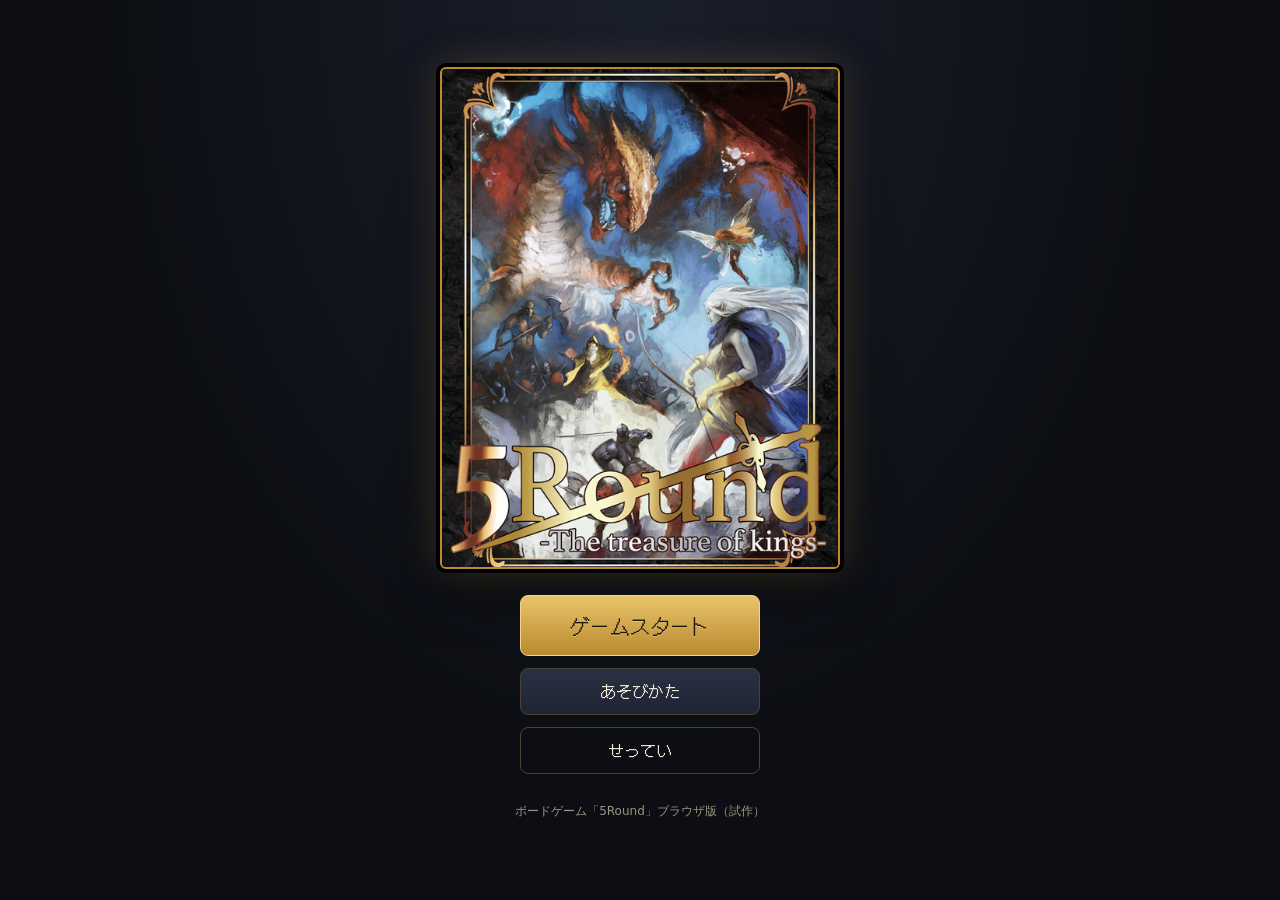
<file: index.html>
<!DOCTYPE html>
<html lang="ja">
<head>
  <meta charset="UTF-8">
  <meta name="viewport" content="width=device-width, initial-scale=1, viewport-fit=cover">
  <meta name="theme-color" content="#0c0e13">
  <title>5Round - The treasure of kings -</title>
  <link rel="preconnect" href="https://fonts.googleapis.com">
  <link rel="preconnect" href="https://fonts.gstatic.com" crossorigin>
  <link href="https://fonts.googleapis.com/css2?family=DotGothic16&display=swap" rel="stylesheet">
  <link rel="stylesheet" href="css/style.css">
</head>
<body>
  <div id="app" aria-live="polite"></div>
  <div id="modal-root"></div>
  <div id="toast" role="status"></div>
  <noscript>このゲームは JavaScript が必要です。</noscript>

  <script src="js/data.js"></script>
  <script src="js/engine.js"></script>
  <script src="js/ai.js"></script>
  <script src="js/ui.js"></script>
</body>
</html>
</file>
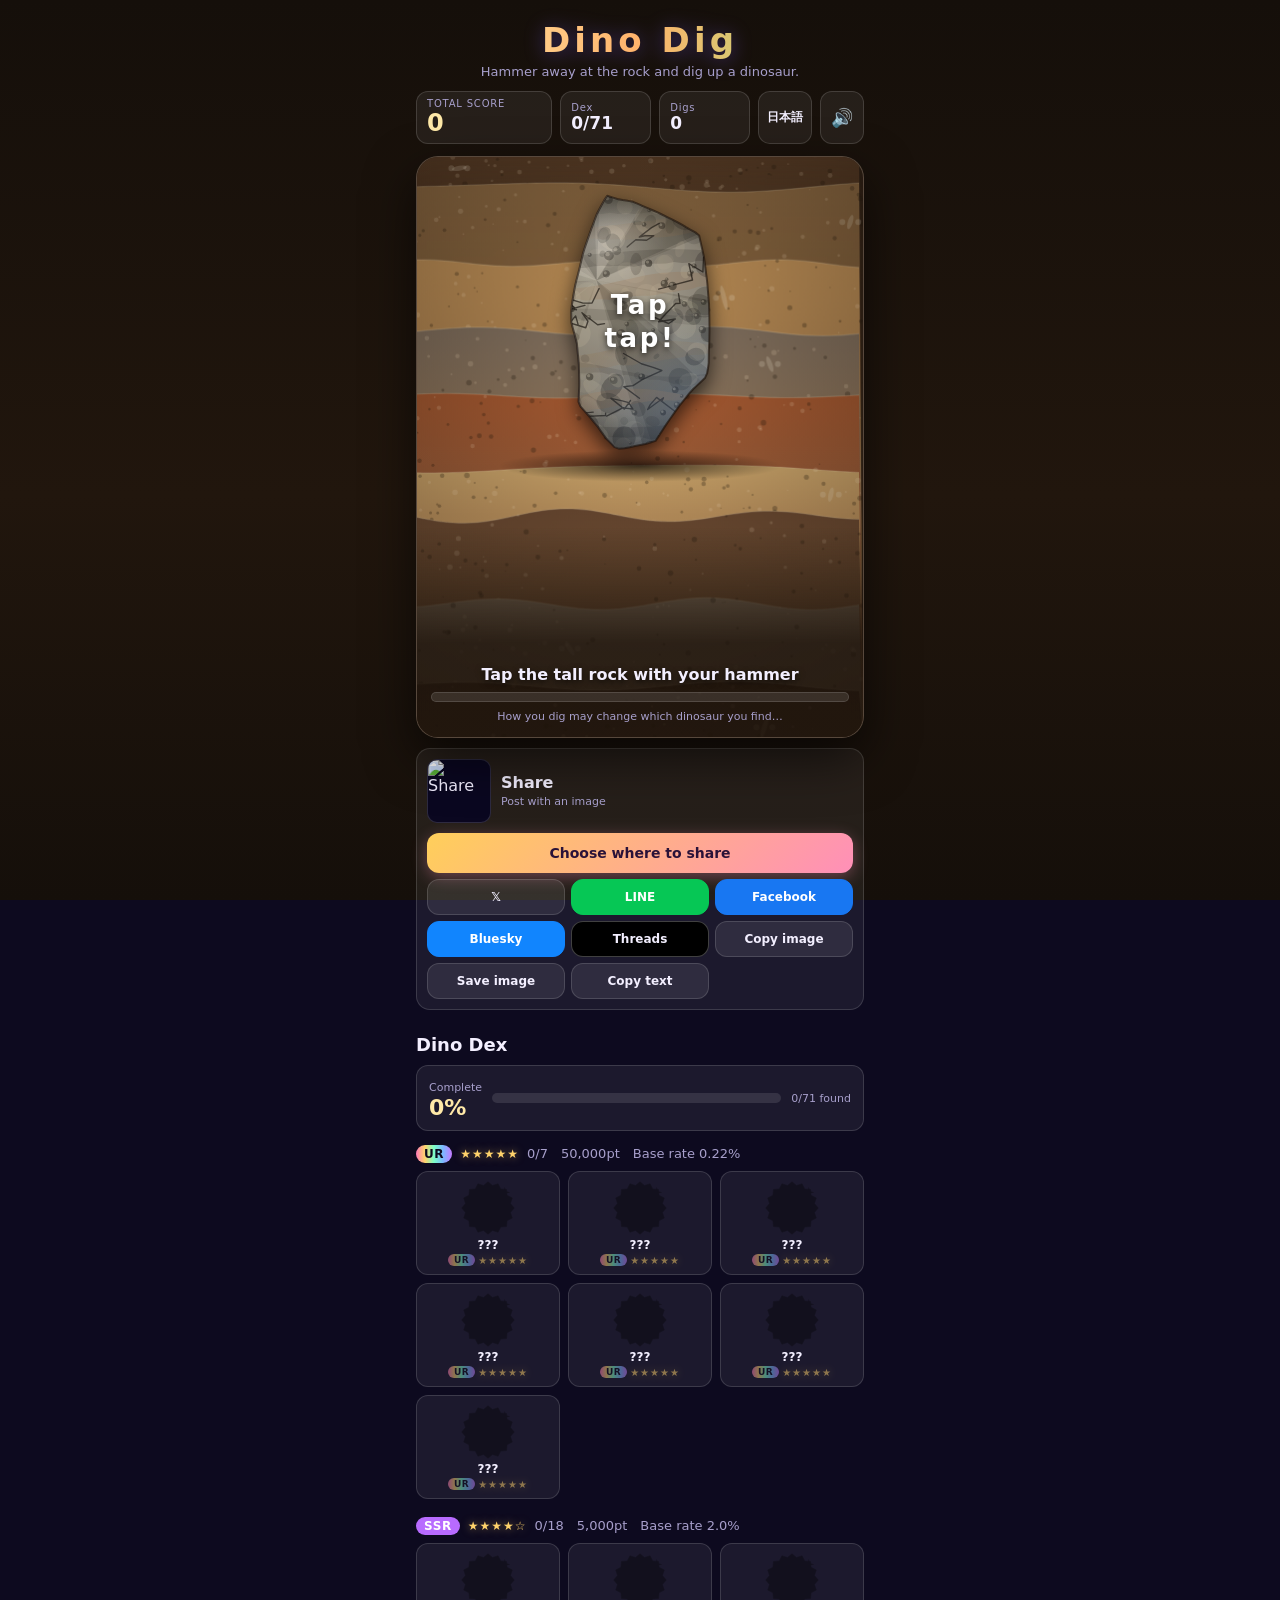
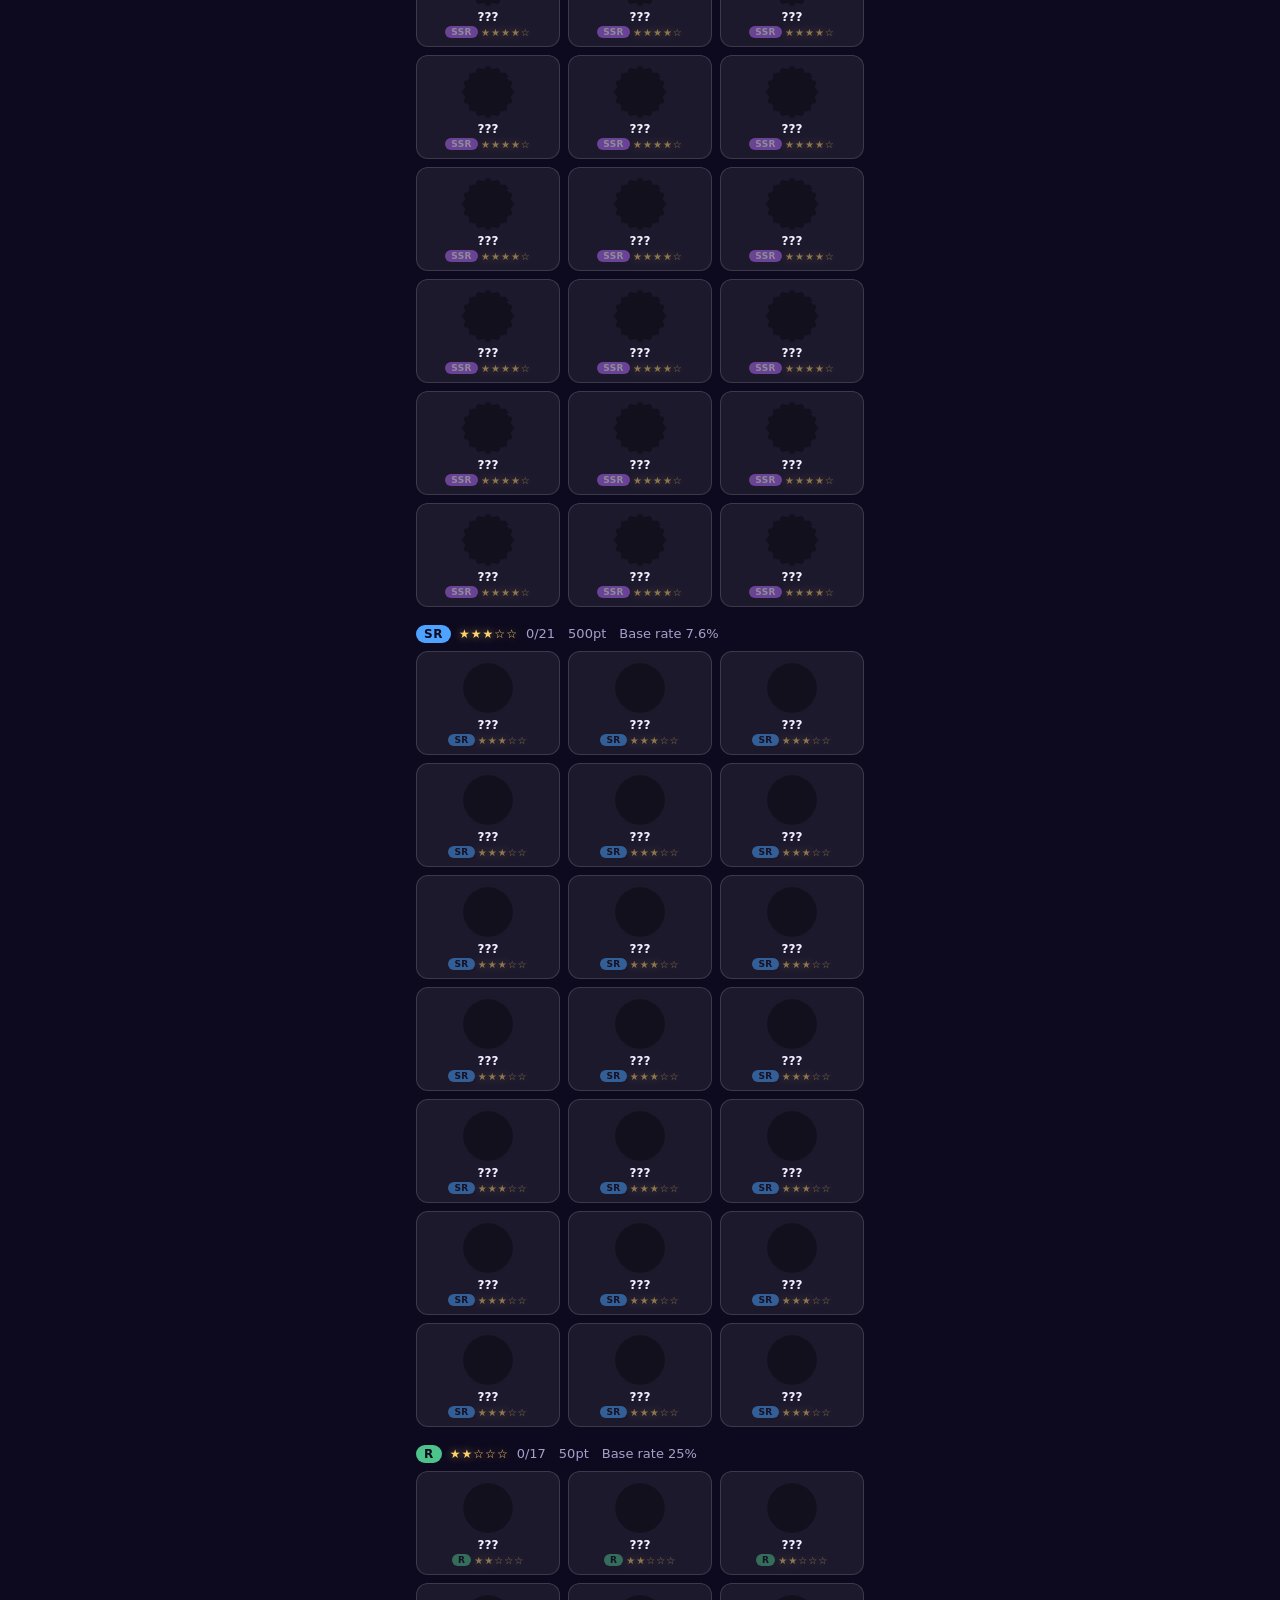
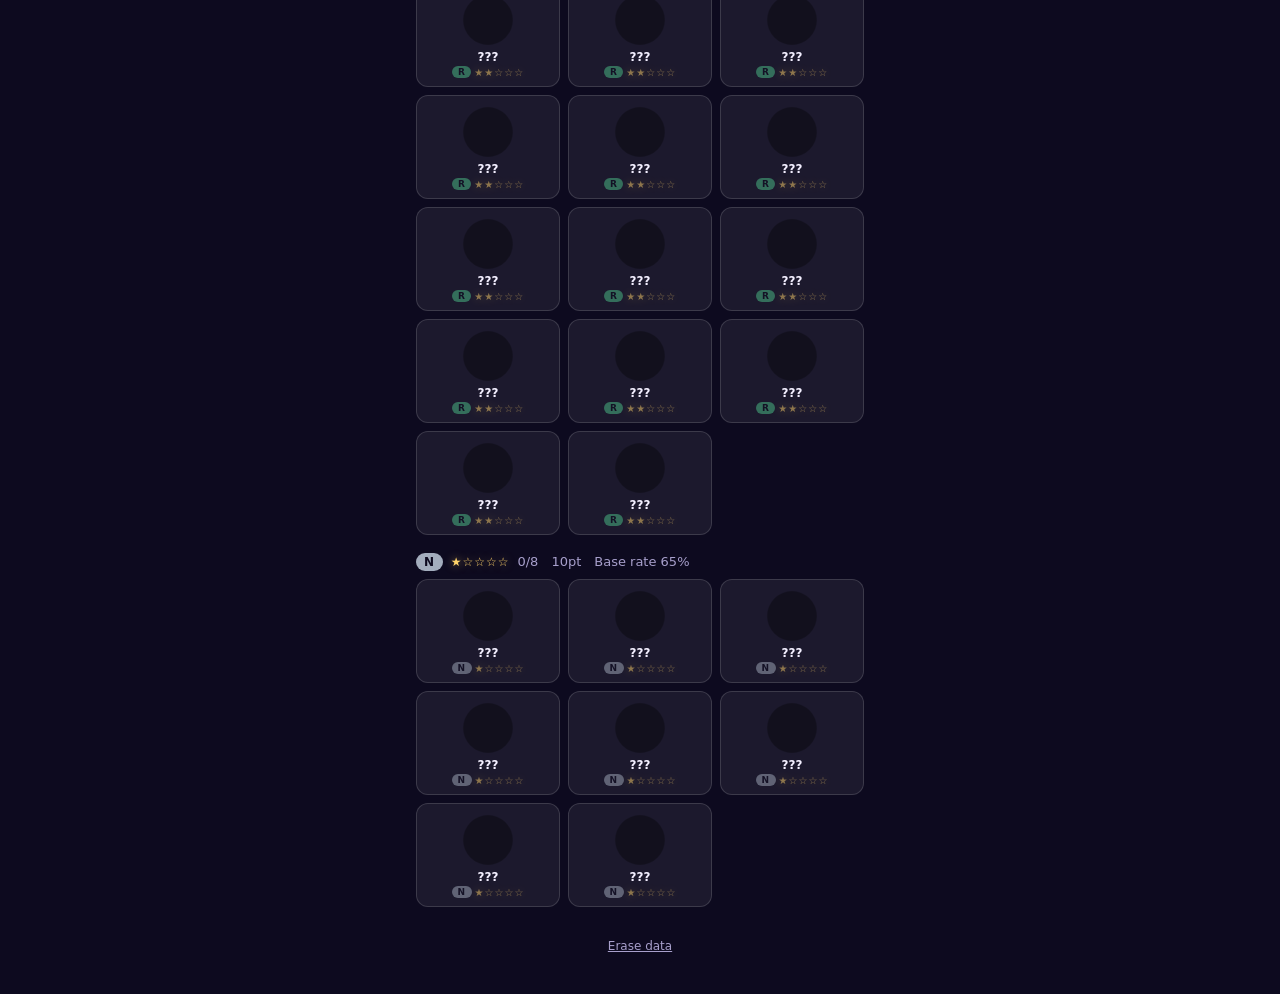
<file: dino-horihori/index.html>
<!DOCTYPE html>
<html lang="ja">
<head>
  <meta charset="UTF-8">
  <meta name="viewport" content="width=device-width, initial-scale=1, viewport-fit=cover">
  <meta name="theme-color" content="#0d0a1f">
  <title>恐竜ほりほり</title>
  <meta name="description" content="ハンマーで岩を掘ると、中から恐竜が出てくる。図鑑を集めよう。">
  <meta property="og:title" content="恐竜ほりほり">
  <meta property="og:description" content="ハンマーで岩をほりほり、恐竜を掘り当てよう。掘り方にはクセがあるかも…？">
  <link rel="stylesheet" href="style.css">
</head>
<body>
<main class="wrap">
  <header class="top">
    <h1 data-i18n="title">恐竜ほりほり</h1>
    <p class="lead" data-i18n="lead">ハンマーで岩をコツコツ掘って、恐竜を掘り当てよう。</p>
  </header>

  <section class="scorebar" aria-label="スコア">
    <div class="sbox main"><span class="label">TOTAL SCORE</span><b id="total">0</b></div>
    <div class="sbox"><span class="label" data-i18n="lblDex">図鑑</span><b id="dexCount">0/0</b></div>
    <div class="sbox"><span class="label" data-i18n="lblDug">掘った数</span><b id="polishCount">0</b></div>
    <button id="lang" class="icon-btn lang-btn" type="button" aria-label="Language">EN</button>
    <button id="mute" class="icon-btn" type="button" data-i18n-aria="muteAria" aria-label="サウンド切り替え">🔊</button>
  </section>

  <section class="stage" id="stage" aria-label="ゲーム画面">
    <canvas id="strata" aria-hidden="true"></canvas>
    <div class="ball" id="ball">
      <div class="shape" id="shape">
        <div class="ball-inner" id="ballInner">
          <div class="tease tease-n" id="tease"></div>
          <div class="core" id="core"></div>
          <div class="gem-slot" id="gemSlot"></div>
        </div>
        <canvas id="mud"></canvas>
        <div class="glass"></div>
        <svg class="rim" viewBox="0 0 100 100" preserveAspectRatio="none" aria-hidden="true"><polygon id="rimPoly" points=""/></svg>
      </div>
      <div class="rays" id="rays"></div>
      <div class="prompt" id="prompt" data-i18n-html="prompt">ほりほり<br>しよう</div>
    </div>
    <div class="pedestal"></div>
    <div class="flash" id="flash"></div>
    <canvas id="fx"></canvas>

    <div class="dock">
      <div class="hud" id="hud">
        <div class="hud-msg" id="msg">岩をなぞってほりほりしよう</div>
        <div class="bar"><i id="bar"></i></div>
        <div class="hud-sub" data-i18n="hudSub">掘り方で、出やすい恐竜が変わるかも…？</div>
      </div>
      <div class="result" id="result" hidden>
        <div class="res-top">
          <span class="rb"><span class="badge" id="rBadge">N</span><span class="stars" id="rStars"></span></span>
          <b class="res-name" id="rName"></b>
          <span class="new" id="rNew">NEW!</span>
        </div>
        <div class="res-cap" id="rCap"></div>
        <div class="res-mid">
          <span class="res-score">+<b id="rScore">0</b> pt</span>
          <span class="res-prob" id="rProb"></span>
          <span class="res-style" id="rStyle"></span>
        </div>
        <button class="btn primary wide" id="nextBtn" type="button" data-i18n="next">つぎの岩を掘る</button>
      </div>
    </div>
  </section>

  <section class="share" id="shareRow" aria-label="シェア">
    <div class="share-head">
      <img id="shareThumb" alt="シェア用画像" width="64" height="64">
      <div><b data-i18n="shareTitle">シェア</b><small id="shareNote" data-i18n="shareNote">画像つきで投稿できます</small></div>
    </div>
    <div class="share-grid">
      <button class="btn primary all" id="allBtn" type="button" data-i18n="allBtn">シェア先を一覧から選ぶ</button>
      <a class="btn s-x" id="xBtn" target="_blank" rel="noopener" href="#">𝕏</a>
      <a class="btn s-line" id="lineBtn" target="_blank" rel="noopener" href="#">LINE</a>
      <a class="btn s-fb" id="fbBtn" target="_blank" rel="noopener" href="#">Facebook</a>
      <a class="btn s-bsky" id="bskyBtn" target="_blank" rel="noopener" href="#">Bluesky</a>
      <a class="btn s-th" id="thBtn" target="_blank" rel="noopener" href="#">Threads</a>
      <button class="btn" id="imgCopyBtn" type="button" data-i18n="imgCopy">画像コピー</button>
      <a class="btn" id="imgSaveBtn" download="migaki-gacha.png" href="#" data-i18n="imgSave">画像保存</a>
      <button class="btn" id="copyBtn" type="button" data-i18n="txtCopy">文章コピー</button>
    </div>
  </section>

  <section class="rank" id="rankSec" aria-label="ランキング" hidden>
    <h2 data-i18n="rankTitle">ランキング</h2>
    <div class="tabs" role="tablist">
      <button class="tab on" data-tab="total" type="button" data-i18n="tabScore">スコア順</button>
      <button class="tab" data-tab="dex" type="button" data-i18n="tabDex">図鑑順</button>
    </div>
    <ol class="rank-list" id="rankList"></ol>
    <p class="rank-note" id="rankNote"></p>
  </section>

  <section class="codex" aria-label="恐竜図鑑">
    <h2 data-i18n="codexTitle">恐竜図鑑</h2>
    <div id="codex"></div>
  </section>

  <footer class="foot">
    <button class="link" id="resetBtn" type="button">データを消去</button>
  </footer>
</main>
<div class="sheet" id="sheet" hidden>
  <div class="sheet-card" role="dialog" aria-modal="true" aria-label="シェア先を選ぶ">
    <b data-i18n="sheetTitle">シェア先を選ぶ</b>
    <small data-i18n="sheetNote">押すと画像をコピーして開きます。投稿画面で貼り付けてね。</small>
    <div class="sheet-grid" id="sheetGrid"></div>
    <button class="btn" id="sheetClose" type="button" data-i18n="sheetClose">閉じる</button>
  </div>
</div>
<div id="toast" role="status"></div>
<script src="game.js"></script>
</body>
</html>
</file>
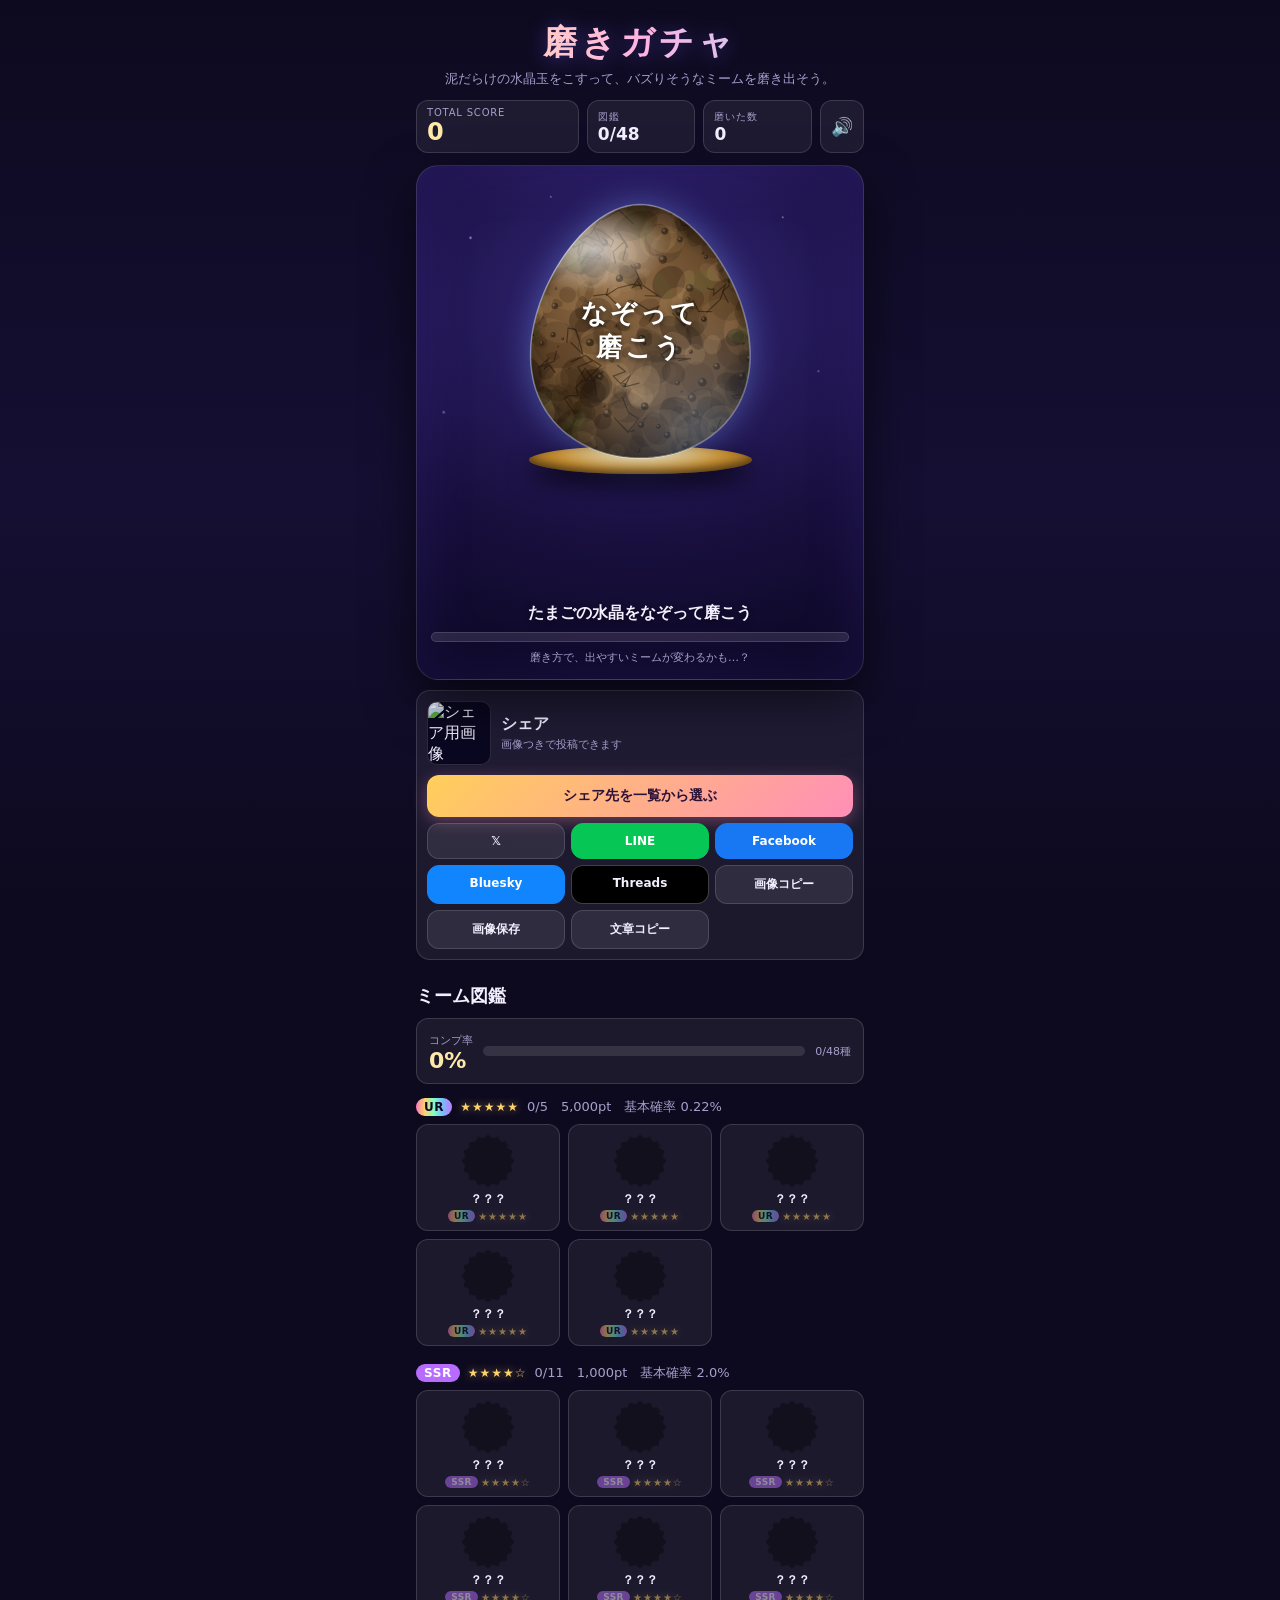
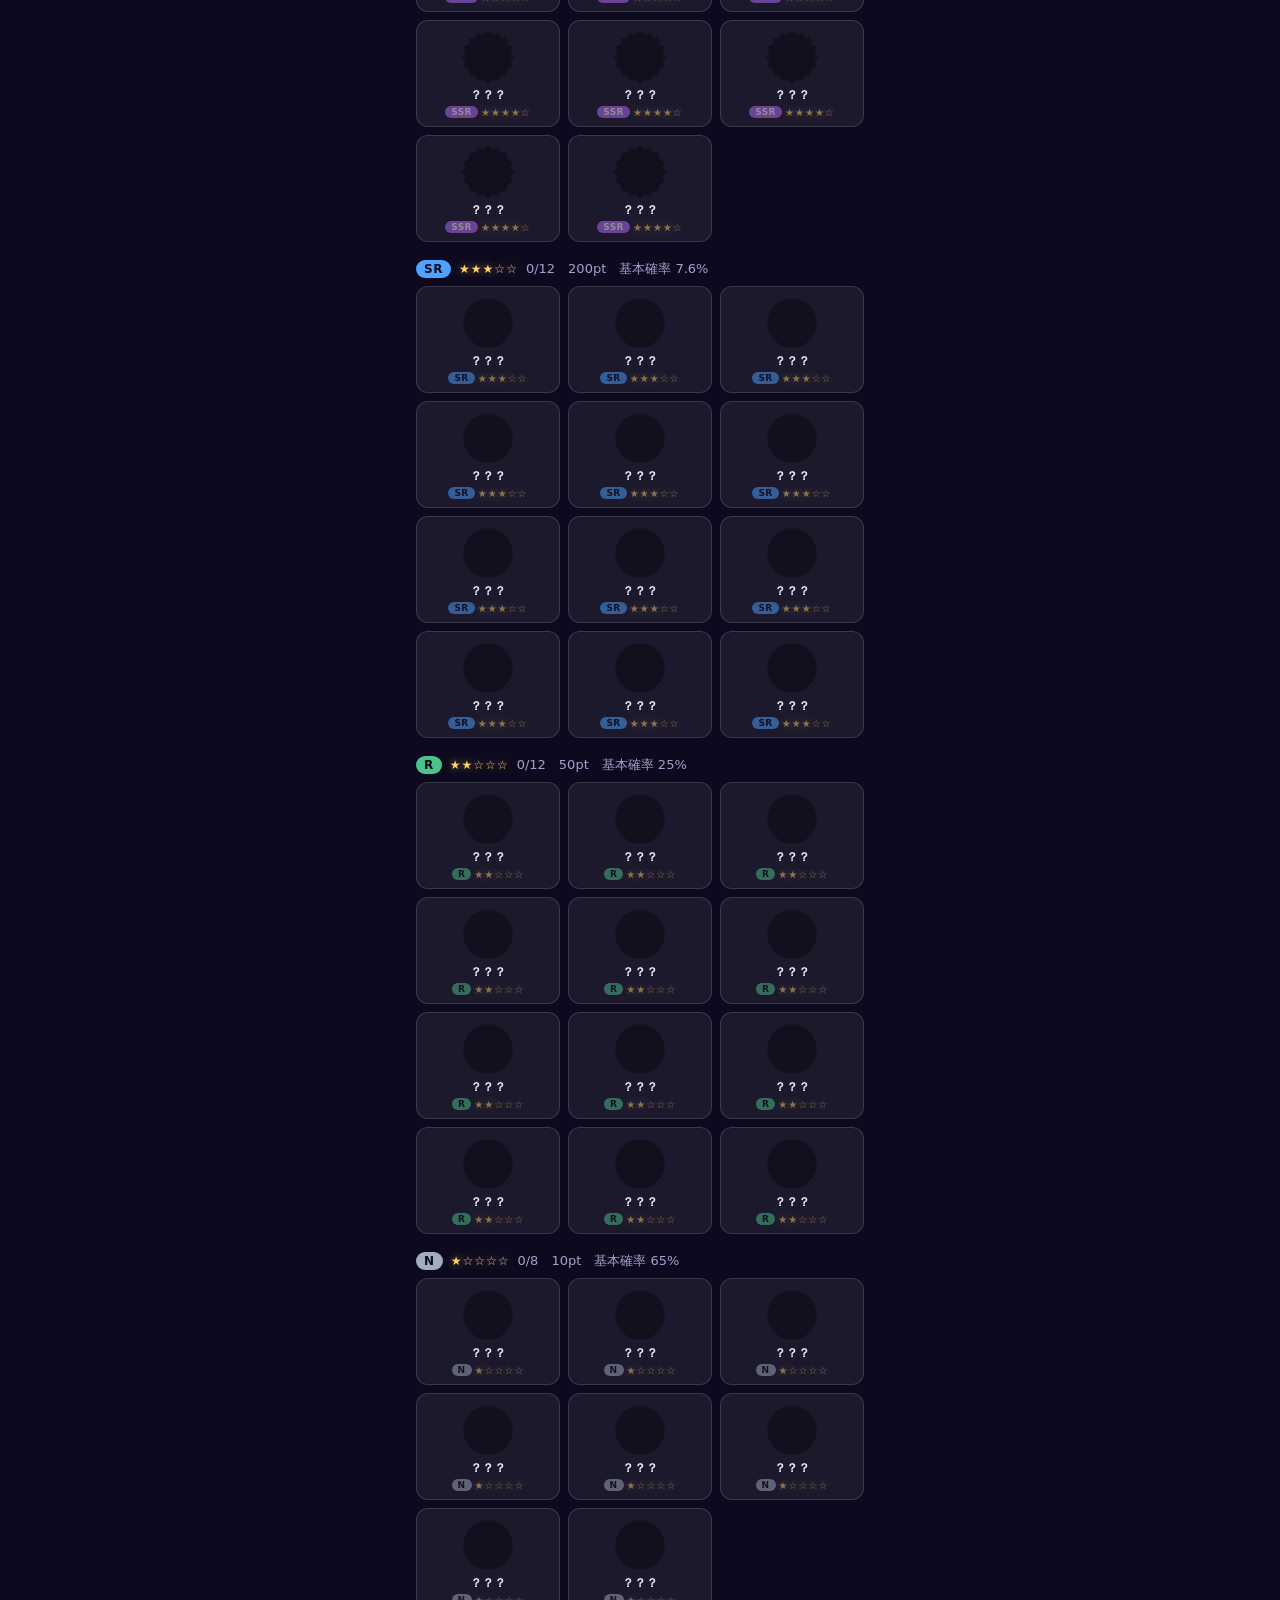
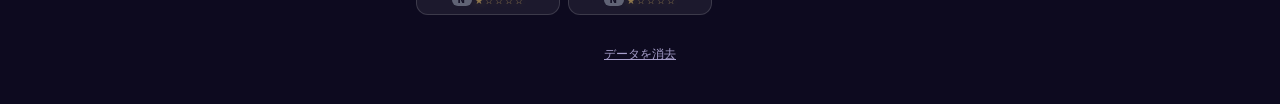
<file: migaki-gacha/index.html>
<!DOCTYPE html>
<html lang="ja">
<head>
  <meta charset="UTF-8">
  <meta name="viewport" content="width=device-width, initial-scale=1, viewport-fit=cover">
  <meta name="theme-color" content="#0d0a1f">
  <title>磨きガチャ</title>
  <meta name="description" content="泥だらけの水晶玉を磨くと、中からミームが出てくる。図鑑を集めよう。">
  <meta property="og:title" content="磨きガチャ">
  <meta property="og:description" content="泥だらけの水晶玉を磨いて、ミームを磨き出そう。磨き方にはクセがあるかも…？">
  <link rel="stylesheet" href="style.css">
</head>
<body>
<main class="wrap">
  <header class="top">
    <h1>磨きガチャ</h1>
    <p class="lead">泥だらけの水晶玉をこすって、バズりそうなミームを磨き出そう。</p>
  </header>

  <section class="scorebar" aria-label="スコア">
    <div class="sbox main"><span class="label">TOTAL SCORE</span><b id="total">0</b></div>
    <div class="sbox"><span class="label">図鑑</span><b id="dexCount">0/0</b></div>
    <div class="sbox"><span class="label">磨いた数</span><b id="polishCount">0</b></div>
    <button id="mute" class="icon-btn" type="button" aria-label="サウンド切り替え">🔊</button>
  </section>

  <section class="stage" id="stage" aria-label="ゲーム画面">
    <div class="ball" id="ball">
      <div class="shape" id="shape">
        <div class="ball-inner" id="ballInner">
          <div class="tease tease-n" id="tease"></div>
          <div class="core" id="core"></div>
          <div class="gem-slot" id="gemSlot"></div>
        </div>
        <canvas id="mud"></canvas>
        <div class="glass"></div>
        <svg class="rim" viewBox="0 0 100 100" preserveAspectRatio="none" aria-hidden="true"><polygon id="rimPoly" points=""/></svg>
      </div>
      <div class="rays" id="rays"></div>
      <div class="prompt" id="prompt">なぞって<br>磨こう</div>
    </div>
    <div class="pedestal"></div>
    <div class="flash" id="flash"></div>
    <canvas id="fx"></canvas>

    <div class="dock">
      <div class="hud" id="hud">
        <div class="hud-msg" id="msg">水晶玉をなぞって磨こう</div>
        <div class="bar"><i id="bar"></i></div>
        <div class="hud-sub">磨き方で、出やすいミームが変わるかも…？</div>
      </div>
      <div class="result" id="result" hidden>
        <div class="res-top">
          <span class="rb"><span class="badge" id="rBadge">N</span><span class="stars" id="rStars"></span></span>
          <b class="res-name" id="rName"></b>
          <span class="new" id="rNew">NEW!</span>
        </div>
        <div class="res-cap" id="rCap"></div>
        <div class="res-mid">
          <span class="res-score">+<b id="rScore">0</b> pt</span>
          <span class="res-prob" id="rProb"></span>
          <span class="res-style" id="rStyle"></span>
        </div>
        <button class="btn primary wide" id="nextBtn" type="button">つぎの水晶玉を磨く</button>
      </div>
    </div>
  </section>

  <section class="share" id="shareRow" aria-label="シェア">
    <div class="share-head">
      <img id="shareThumb" alt="シェア用画像" width="64" height="64">
      <div><b>シェア</b><small id="shareNote">画像つきで投稿できます</small></div>
    </div>
    <div class="share-grid">
      <button class="btn primary all" id="allBtn" type="button">シェア先を一覧から選ぶ</button>
      <a class="btn s-x" id="xBtn" target="_blank" rel="noopener" href="#">𝕏</a>
      <a class="btn s-line" id="lineBtn" target="_blank" rel="noopener" href="#">LINE</a>
      <a class="btn s-fb" id="fbBtn" target="_blank" rel="noopener" href="#">Facebook</a>
      <a class="btn s-bsky" id="bskyBtn" target="_blank" rel="noopener" href="#">Bluesky</a>
      <a class="btn s-th" id="thBtn" target="_blank" rel="noopener" href="#">Threads</a>
      <button class="btn" id="imgCopyBtn" type="button">画像コピー</button>
      <a class="btn" id="imgSaveBtn" download="migaki-gacha.png" href="#">画像保存</a>
      <button class="btn" id="copyBtn" type="button">文章コピー</button>
    </div>
  </section>

  <section class="rank" id="rankSec" aria-label="ランキング" hidden>
    <h2>ランキング</h2>
    <div class="tabs" role="tablist">
      <button class="tab on" data-tab="total" type="button">スコア順</button>
      <button class="tab" data-tab="dex" type="button">図鑑順</button>
    </div>
    <ol class="rank-list" id="rankList"></ol>
    <p class="rank-note" id="rankNote"></p>
  </section>

  <section class="codex" aria-label="ミーム図鑑">
    <h2>ミーム図鑑</h2>
    <div id="codex"></div>
  </section>

  <footer class="foot">
    <button class="link" id="resetBtn" type="button">データを消去</button>
  </footer>
</main>
<div class="sheet" id="sheet" hidden>
  <div class="sheet-card" role="dialog" aria-modal="true" aria-label="シェア先を選ぶ">
    <b>シェア先を選ぶ</b>
    <small>押すと画像をコピーして開きます。投稿画面で貼り付けてね。</small>
    <div class="sheet-grid" id="sheetGrid"></div>
    <button class="btn" id="sheetClose" type="button">閉じる</button>
  </div>
</div>
<div id="toast" role="status"></div>
<script src="game.js"></script>
</body>
</html>
</file>
<file: css/style.css>
/* 5Round ブラウザ版 スタイル */
:root {
  --bg: #0c0e13;
  --bg2: #12151c;
  --panel: #171b25;
  --panel2: #1e2331;
  --line: #3a3426;
  --line2: #2a2f3e;
  --gold: #e3b95f;
  --gold2: #b98a2f;
  --text: #efe9d8;
  --muted: #9c957f;
  --me: #e0554f;
  --purple: #b06be0;
  --green: #4cc064;
  --blue: #5b8cf0;
  --good: #4cc064;
  --warn: #e8b43c;
  --bad: #e0554f;
  --radius: 10px;
  --font: "DotGothic16", "Hiragino Kaku Gothic ProN", "Yu Gothic", "Meiryo", system-ui, sans-serif;
  --font-body: "Hiragino Kaku Gothic ProN", "Yu Gothic", "Meiryo", system-ui, sans-serif;
}

* { box-sizing: border-box; }
html { background: var(--bg); }
html, body { margin: 0; min-height: 100%; }
body {
  background: radial-gradient(ellipse at top, #1a1f2c 0%, var(--bg) 60%) fixed;
  color: var(--text);
  font-family: var(--font-body);
  font-size: 15px;
  line-height: 1.55;
  -webkit-tap-highlight-color: transparent;
}
h1, h2, h3, .pixel { font-family: var(--font); font-weight: normal; letter-spacing: .04em; margin: 0; }
button { font: inherit; color: inherit; cursor: pointer; }
img { display: block; max-width: 100%; }
[hidden] { display: none !important; }

/* ---------- ボタン ---------- */
.btn {
  font-family: var(--font);
  background: linear-gradient(#2b3144, #1f2433);
  border: 1px solid #4a4332;
  border-radius: 8px;
  padding: 10px 18px;
  min-height: 44px;
  color: var(--text);
  font-size: 16px;
  transition: transform .08s, border-color .15s, background .15s;
}
.btn:hover:not(:disabled) { border-color: var(--gold); }
.btn:active:not(:disabled) { transform: translateY(1px); }
.btn:disabled { opacity: .4; cursor: not-allowed; }
.btn.primary {
  background: linear-gradient(#e9c36a, #b98a2f);
  color: #20180a;
  border-color: #f3d58c;
  text-shadow: 0 1px 0 rgba(255,255,255,.3);
}
.btn.primary:hover:not(:disabled) { filter: brightness(1.08); }
.btn.big { font-size: 20px; padding: 14px 30px; min-height: 54px; }
.btn.small { font-size: 13px; padding: 6px 12px; min-height: 34px; }
.btn.ghost { background: transparent; }
:focus-visible { outline: 2px solid var(--gold); outline-offset: 2px; }

/* ---------- 画面共通 ---------- */
.screen { min-height: 100vh; min-height: 100dvh; display: flex; flex-direction: column; }
.wrap { width: 100%; max-width: 1080px; margin: 0 auto; padding: 18px 16px 40px; }
.screen-head { display: flex; align-items: center; gap: 12px; margin-bottom: 14px; }
.screen-head h2 { font-size: 24px; color: var(--gold); flex: 1; }
.footer-bar { display: flex; gap: 12px; justify-content: space-between; align-items: center; margin-top: 24px; flex-wrap: wrap; }
.muted { color: var(--muted); }
.hint { color: var(--muted); font-size: 13px; }

/* ---------- タイトル ---------- */
.title-screen { align-items: center; justify-content: center; text-align: center; padding: 20px 16px; }
.title-art {
  width: min(78vw, 400px);
  border: 2px solid var(--gold2);
  border-radius: 6px;
  box-shadow: 0 0 0 4px #000, 0 0 40px rgba(227,185,95,.25), 0 20px 50px rgba(0,0,0,.6);
  margin: 0 auto 26px;
}
.title-menu { display: flex; flex-direction: column; gap: 12px; align-items: center; }
.title-menu .btn { min-width: 240px; }
.credit { margin-top: 28px; font-size: 12px; color: var(--muted); }

/* ---------- デッキ選択 ---------- */
.opt-grid { display: grid; grid-template-columns: repeat(auto-fill, minmax(230px, 1fr)); gap: 12px; }
.opt {
  text-align: left;
  background: var(--panel);
  border: 2px solid var(--line2);
  border-radius: var(--radius);
  padding: 10px;
  display: flex; flex-direction: column; gap: 8px;
  transition: border-color .15s, transform .1s, background .15s;
}
.opt:hover { border-color: #5b5238; }
.opt[aria-pressed="true"] { border-color: var(--gold); background: #211f19; box-shadow: 0 0 0 1px var(--gold) inset; }
.opt .t { font-family: var(--font); font-size: 17px; display: flex; justify-content: space-between; gap: 8px; }
.opt .t small { color: var(--muted); font-size: 12px; font-family: var(--font-body); }
.thumbs { display: flex; gap: 4px; }
.thumbs img { width: 19%; border-radius: 3px; background: #000; }
.opt.random .thumbs { align-items: center; justify-content: center; font-size: 30px; color: var(--gold); height: 60px; }
.seg { display: inline-flex; border: 1px solid var(--line2); border-radius: 8px; overflow: hidden; }
.seg button { background: var(--panel); border: 0; padding: 10px 18px; min-height: 44px; border-right: 1px solid var(--line2); }
.seg button:last-child { border-right: 0; }
.seg button[aria-pressed="true"] { background: var(--gold2); color: #1b1407; }
.sec-title { font-family: var(--font); font-size: 18px; margin: 22px 0 10px; color: var(--text); }
.sec-title::before { content: "◆ "; color: var(--gold); }

/* ---------- 編成 ---------- */
.formation-field { display: flex; gap: 8px; justify-content: center; flex-wrap: wrap; margin: 6px 0 4px; }
.fslot {
  width: clamp(70px, 17vw, 128px);
  border: 2px dashed #4a4432;
  border-radius: 8px;
  padding: 4px;
  background: rgba(0,0,0,.25);
  display: flex; flex-direction: column; align-items: center; gap: 4px;
  min-height: 120px;
  position: relative;
}
.fslot.front { border-color: #6b5a30; }
.fslot.sel { border-color: var(--gold); border-style: solid; box-shadow: 0 0 12px rgba(227,185,95,.5); }
.fslot .lbl { font-size: 12px; font-family: var(--font); }
.fslot .empty { color: var(--muted); font-size: 12px; margin: auto; text-align: center; padding: 14px 0; }
.hand-grid { display: grid; grid-template-columns: repeat(auto-fill, minmax(clamp(78px, 17vw, 118px), 1fr)); gap: 8px; }
.hcard { position: relative; background: transparent; border: 2px solid transparent; border-radius: 8px; padding: 2px; }
.hcard:hover { border-color: #5b5238; }
.hcard.used { opacity: .25; pointer-events: none; }
.hcard .tag { position: absolute; left: 4px; bottom: 4px; font-size: 11px; background: rgba(0,0,0,.75); padding: 1px 5px; border-radius: 4px; }
.cost-meter { font-family: var(--font); font-size: 20px; text-align: center; margin: 10px 0 0; }
.cost-meter b { font-size: 26px; }
.cost-meter .over { color: var(--bad); }
.zoom-btn {
  position: absolute; right: 2px; top: 2px; width: 26px; height: 26px; border-radius: 50%;
  background: rgba(0,0,0,.65); border: 1px solid #777; color: #fff; font-size: 13px; line-height: 1; padding: 0;
  display: flex; align-items: center; justify-content: center; z-index: 2;
}

/* ---------- 戦闘画面 ---------- */
.battle { padding: 10px 12px 30px; max-width: 1200px; margin: 0 auto; width: 100%;
  display: grid; gap: 10px;
  grid-template-areas: "hdr" "enemy" "me" "side";
  grid-template-columns: minmax(0, 1fr);
}
.b-hdr { grid-area: hdr; display: flex; align-items: center; gap: 8px; flex-wrap: wrap; }
.b-hdr .turn { font-family: var(--font); font-size: 20px; color: var(--gold); }
.b-hdr .grow { flex: 1; }
.turn-pips { display: flex; gap: 4px; }
.turn-pips i { width: 22px; height: 8px; border-radius: 2px; background: #2c3141; }
.turn-pips i.done { background: var(--gold2); }
.turn-pips i.now { background: var(--gold); box-shadow: 0 0 8px var(--gold); }
#sideEnemy { grid-area: enemy; } #sideMe { grid-area: me; } .side-col { grid-area: side; }
@media (min-width: 960px) {
  .battle { grid-template-columns: minmax(0, 1fr) 400px; grid-template-areas: "hdr hdr" "enemy side" "me side"; align-items: start; }
  .battle { grid-template-rows: auto auto 1fr; }
}
.side-col { display: flex; flex-direction: column; }
.side-col.is-battle .logbox { order: -1; }
.side-col .card-box:last-child { margin-bottom: 0; }

.sidebox { background: var(--panel); border: 1px solid var(--line2); border-radius: var(--radius); padding: 8px 10px 10px; }
.sidebox.enemy { border-color: #2f3a5a; background: linear-gradient(#181d2b, var(--panel)); }
.sidebox.me { border-color: #5a2f2f; background: linear-gradient(#251a1c, var(--panel)); }
.sidehead { display: flex; align-items: center; gap: 10px; flex-wrap: wrap; margin-bottom: 6px; min-height: 34px; }
.sidehead .who { font-family: var(--font); font-size: 16px; }
.sidebox.enemy .who { color: #8fb0ff; } .sidebox.me .who { color: #ff9a94; }
.res { display: inline-flex; align-items: center; gap: 4px; font-family: var(--font); font-size: 16px; background: rgba(0,0,0,.35); padding: 2px 8px; border-radius: 14px; }
.res img { width: 20px; height: 20px; }
.res small { color: var(--warn); font-size: 12px; font-family: var(--font-body); }
.flags { display: inline-flex; gap: 3px; font-size: 18px; }
.flags span { background: rgba(0,0,0,.4); border-radius: 6px; padding: 0 4px; border: 1px solid #54482a; }
.supbox { margin-left: auto; display: flex; align-items: center; gap: 6px; }
.supbox .sup-thumb { width: 34px; border-radius: 3px; border: 1px solid #54482a; }
.supbtn { display: flex; align-items: center; gap: 6px; background: rgba(0,0,0,.35); border: 1px solid #54482a; border-radius: 8px; padding: 3px 8px 3px 4px; min-height: 40px; }
.supbtn:hover:not(:disabled) { border-color: var(--gold); }
.supbtn img { width: 26px; border-radius: 2px; }
.supbtn .sn { font-size: 12px; line-height: 1.2; text-align: left; }
.supbtn:disabled { cursor: default; }

.board { display: flex; gap: clamp(3px, 1vw, 8px); justify-content: center; align-items: flex-start; }
.board .gap { width: clamp(6px, 1.6vw, 18px); border-left: 1px dashed #4a4432; align-self: stretch; margin: 18px 0; }
.slot { display: flex; flex-direction: column; align-items: center; gap: 2px; }
.slot.front { width: clamp(78px, 22vw, 150px); }
.slot.back { width: clamp(56px, 15.5vw, 108px); }
.slot .lbl { font-family: var(--font); font-size: 12px; line-height: 1.1; padding: 1px 8px; border-radius: 9px; background: #2a2f3e; color: #ddd; }
.lbl.c-red { background: #7d2420; } .lbl.c-purple { background: #5a2a80; } .lbl.c-green { background: #20692e; } .lbl.c-blue { background: #234b9c; }
.ucard { position: relative; width: 100%; border-radius: 6px; transition: transform .25s, filter .3s; cursor: pointer; }
.ucard img { width: 100%; height: auto; border-radius: 5px; background: #000; aspect-ratio: 1000 / 1389; }
.ucard.dead { filter: grayscale(1) brightness(.45); }
.ucard.dead::after { content: "✕"; position: absolute; inset: 0; display: flex; align-items: center; justify-content: center; font-size: 40px; color: #fff; text-shadow: 0 0 6px #000; }
.ucard.target-ok { box-shadow: 0 0 0 2px var(--gold); }
.hpbar { width: 100%; height: 7px; background: #000; border: 1px solid #444; border-radius: 4px; overflow: hidden; }
.hpbar i { display: block; height: 100%; background: var(--good); transition: width .35s; }
.hpbar i.mid { background: var(--warn); } .hpbar i.low { background: var(--bad); }
.hptext { font-family: var(--font); font-size: 13px; line-height: 1.1; }
.mini { font-size: 11px; color: var(--muted); line-height: 1.1; white-space: nowrap; }
.slot.front .hptext { font-size: 14px; }
.cond-ng img { filter: saturate(.4) brightness(.7); }

/* 演出 */
@keyframes lunge-up { 0%,100% { transform: translateY(0); } 40% { transform: translateY(-22px) scale(1.06); } }
@keyframes lunge-down { 0%,100% { transform: translateY(0); } 40% { transform: translateY(22px) scale(1.06); } }
@keyframes shake { 0%,100% { transform: translateX(0); } 20% { transform: translateX(-7px); } 40% { transform: translateX(7px); } 60% { transform: translateX(-5px); } 80% { transform: translateX(4px); } }
@keyframes flash { 0% { filter: brightness(2.2) saturate(1.5); } 100% { filter: none; } }
@keyframes pop { 0% { opacity: 0; transform: translate(-50%, 10px) scale(.6); } 20% { opacity: 1; transform: translate(-50%, -6px) scale(1.15); } 100% { opacity: 0; transform: translate(-50%, -48px) scale(1); } }
@keyframes pulse { 0%,100% { box-shadow: 0 0 0 0 rgba(227,185,95,0); } 50% { box-shadow: 0 0 0 6px rgba(227,185,95,.45); } }
.ucard.fx-lunge-up { animation: lunge-up .5s ease; z-index: 3; }
.ucard.fx-lunge-down { animation: lunge-down .5s ease; z-index: 3; }
.ucard.fx-shake { animation: shake .4s ease, flash .4s ease; }
.ucard.fx-heal { animation: flash .6s ease; }
.pop { position: absolute; left: 50%; top: 30%; font-family: var(--font); font-size: 28px; font-weight: bold; pointer-events: none; z-index: 5;
  text-shadow: 0 0 4px #000, 0 2px 0 #000, 2px 0 0 #000, -2px 0 0 #000; animation: pop 1s ease-out forwards; white-space: nowrap; }
.pop.dmg { color: #ff6b5e; } .pop.crit { color: #ffd54a; font-size: 36px; } .pop.heal { color: #6df08a; } .pop.miss { color: #cfd6e6; font-size: 22px; }
.sidebox.pulse { animation: pulse .7s ease; }
@media (prefers-reduced-motion: reduce) {
  .ucard.fx-lunge-up, .ucard.fx-lunge-down, .ucard.fx-shake, .sidebox.pulse { animation: none; }
}

/* ---------- サイド（計画・ログ） ---------- */
.card-box { background: var(--panel); border: 1px solid var(--line); border-radius: var(--radius); padding: 10px; margin-bottom: 10px; }
.card-box h3 { font-size: 16px; color: var(--gold); margin-bottom: 6px; display: flex; align-items: center; gap: 8px; }
.card-box h3 .grow { flex: 1; }
.card-box h3 .hint { font-family: var(--font-body); font-size: 11px; text-align: right; line-height: 1.3; }
.plan { list-style: none; padding: 0; margin: 0; display: grid; gap: 6px; }
.prow { display: grid; grid-template-columns: 40px 1fr; gap: 6px; align-items: stretch;
  background: var(--panel2); border: 1px solid var(--line2); border-radius: 8px; padding: 4px; }
.prow.now { border-color: var(--gold); animation: pulse 1.4s infinite; }
.prow.done { opacity: .75; }
.prow .rno { font-family: var(--font); font-size: 18px; text-align: center; line-height: 1.1; align-self: center; }
.prow .rno small { display: block; font-size: 10px; color: var(--muted); font-family: var(--font-body); }
.prow .cells { display: grid; grid-template-columns: 1fr; gap: 4px; }
.pcell { display: flex; gap: 6px; align-items: center; padding: 6px 8px; border-radius: 6px; min-height: 40px; text-align: left; border: 1px solid transparent; font-size: 13px; line-height: 1.3; }
.pcell .ic { font-size: 18px; width: 24px; text-align: center; flex: none; }
.pcell .tx b { font-weight: bold; } .pcell .tx small { display: block; color: var(--muted); font-size: 11px; }
button.pcell.mine { background: #2a1f20; border-color: #6a3a38; width: 100%; }
button.pcell.mine:hover:not(:disabled) { border-color: var(--gold); }
button.pcell.mine.unset { border-style: dashed; color: var(--muted); }
button.pcell.mine.unset .ic { opacity: .5; }
.pcell.theirs { background: #1b2233; border-color: #2f3a5a; }
.pcell.theirs.hidden { color: #6c7692; }
.pcell:disabled { cursor: default; }
.plan-ctl { display: flex; gap: 8px; margin-top: 10px; flex-wrap: wrap; }
.plan-ctl .btn { flex: 1; }
.sp-note { font-size: 13px; margin-top: 8px; color: var(--muted); }
.sp-note b { color: var(--warn); }

.stage-ctl { display: flex; gap: 8px; margin-bottom: 8px; flex-wrap: wrap; }
.stage-ctl .btn { flex: 1; min-width: 80px; }
.log { height: 260px; overflow-y: auto; background: #0a0c11; border: 1px solid var(--line2); border-radius: 8px; padding: 8px 10px; font-size: 13.5px; line-height: 1.6; }
@media (min-width: 960px) { .log { height: min(360px, 38vh); } }
.log p { margin: 0 0 2px; }
.log .head { color: var(--gold); font-family: var(--font); margin-top: 10px; border-top: 1px solid var(--line2); padding-top: 6px; }
.log .note { color: var(--muted); }
.log .decl-me { color: #ffb4ae; } .log .decl-enemy { color: #a9c1ff; }
.log .atk { color: #ffd0a0; font-weight: bold; }
.log .sup { color: #ffe38a; } .log .move { color: #8ff0a4; } .log .guard { color: #8de3ff; }
.log .miss { color: #9fb0c8; } .log .hit { color: #ff9a8f; } .log .heal { color: #6df08a; }
.log .kill { color: #ffd54a; font-size: 15px; }
.log .dice { color: #cfc8b4; }
.log .dmg-n { color: #ff6b5e; font-size: 16px; } .log .dmg-0 { color: #aaa; }
.log .crit { color: #ffd54a; }
.log .ind { padding-left: 1em; }

/* ---------- モーダル ---------- */
.modal-back { position: fixed; inset: 0; background: rgba(0,0,0,.72); z-index: 50; display: flex; align-items: center; justify-content: center; padding: 12px; animation: fade .15s; }
@keyframes fade { from { opacity: 0; } }
.modal { background: var(--bg2); border: 2px solid var(--gold2); border-radius: 12px; max-width: 760px; width: 100%; max-height: 92vh; max-height: 92dvh; overflow: auto; padding: 16px; box-shadow: 0 20px 60px #000; }
.modal h2 { font-size: 22px; color: var(--gold); margin-bottom: 10px; }
.modal .mfoot { display: flex; gap: 10px; justify-content: flex-end; margin-top: 16px; flex-wrap: wrap; }
.modal.sheet { max-width: 640px; }
@media (max-width: 640px) {
  .modal-back.sheet { align-items: flex-end; padding: 0; }
  .modal.sheet { border-radius: 14px 14px 0 0; max-height: 86dvh; }
}
.zoom-modal { display: flex; gap: 16px; align-items: flex-start; flex-wrap: wrap; justify-content: center; }
.zoom-modal img { width: min(64vw, 330px); border-radius: 10px; }
.zoom-info { flex: 1; min-width: 200px; }
.zoom-info table { border-collapse: collapse; width: 100%; margin: 8px 0; }
.zoom-info td { padding: 3px 8px; border-bottom: 1px solid var(--line2); }
.zoom-info td:first-child { color: var(--muted); width: 5em; }
.sup-desc { background: #211f19; border: 1px solid var(--line); border-radius: 8px; padding: 8px 10px; }

.act-group { margin-bottom: 14px; }
.act-group h4 { margin: 0 0 6px; font-family: var(--font); font-weight: normal; color: var(--gold); font-size: 16px; }
.act-group .why { color: var(--muted); font-size: 13px; }
.act-row { display: flex; gap: 6px; align-items: center; margin-bottom: 6px; flex-wrap: wrap; }
.act-row .route { flex: 1 1 100%; font-size: 14px; }
.act-btn { background: var(--panel2); border: 1px solid #4a4332; border-radius: 8px; padding: 8px 12px; min-height: 44px; text-align: left; display: flex; flex-direction: column; justify-content: center; flex: 1 1 140px; }
.act-btn:hover { border-color: var(--gold); }
.act-btn.sel { border-color: var(--gold); background: #2c2616; box-shadow: 0 0 0 1px var(--gold) inset; }
.act-btn b { font-family: var(--font); font-weight: normal; font-size: 15px; }
.act-btn small { color: var(--muted); font-size: 12px; line-height: 1.3; }
.act-grid { display: grid; grid-template-columns: repeat(auto-fill, minmax(150px, 1fr)); gap: 6px; }

.sup-grid { display: grid; grid-template-columns: repeat(auto-fill, minmax(150px, 1fr)); gap: 10px; }
.sup-item { background: var(--panel2); border: 2px solid var(--line2); border-radius: 10px; padding: 8px; text-align: left; display: flex; gap: 8px; }
.sup-item:hover { border-color: var(--gold); }
.sup-item.sel { border-color: var(--gold); background: #2c2616; }
.sup-item img { width: 56px; border-radius: 4px; flex: none; align-self: flex-start; }
.sup-item .nm { font-weight: bold; font-size: 14px; }
.sup-item .ab { font-size: 12px; color: var(--muted); line-height: 1.35; }
.sup-item .ab b { color: var(--gold); }

.result-box { text-align: center; }
.result-box .verdict { font-family: var(--font); font-size: 44px; margin: 6px 0; }
.result-box .win { color: var(--gold); text-shadow: 0 0 20px rgba(227,185,95,.6); }
.result-box .lose { color: #8fb0ff; } .result-box .draw { color: #bbb; }
.score-row { display: flex; justify-content: center; gap: 28px; font-family: var(--font); font-size: 22px; margin: 10px 0; }
.score-row b { font-size: 34px; }

.help h3 { margin: 16px 0 4px; color: var(--gold); font-size: 17px; }
.help p, .help li { margin: 4px 0; }
.help ul { padding-left: 1.3em; margin: 4px 0; }
.help table { border-collapse: collapse; margin: 6px 0; }
.help td, .help th { border: 1px solid var(--line2); padding: 4px 8px; font-size: 13.5px; text-align: left; }
.help th { background: var(--panel2); font-weight: normal; color: var(--gold); }

.setting-row { display: flex; justify-content: space-between; align-items: center; gap: 12px; padding: 10px 0; border-bottom: 1px solid var(--line2); flex-wrap: wrap; }
.setting-row small { display: block; color: var(--muted); }
.switch { appearance: none; width: 48px; height: 26px; border-radius: 13px; background: #3a3f50; position: relative; cursor: pointer; border: 0; flex: none; }
.switch::after { content: ""; position: absolute; top: 3px; left: 3px; width: 20px; height: 20px; border-radius: 50%; background: #fff; transition: transform .15s; }
.switch:checked { background: var(--gold2); } .switch:checked::after { transform: translateX(22px); }

#toast { position: fixed; left: 50%; bottom: 24px; transform: translateX(-50%) translateY(20px); background: #000d; color: #fff; border: 1px solid var(--gold2); padding: 8px 16px; border-radius: 20px; opacity: 0; transition: .25s; pointer-events: none; z-index: 99; max-width: 90vw; text-align: center; }
#toast.show { opacity: 1; transform: translateX(-50%); }
</file>
<file: dino-horihori/style.css>
:root{
  --ink:#f3efff; --muted:#a79fcb; --line:#ffffff24; --card:#ffffff10;
  --N:#a3adbd; --R:#4cc38a; --SR:#4da3ff; --SSR:#b86bff; --UR:#ffd36b;
  --rc:#ffd36b;
  --rainbow:linear-gradient(90deg,#ff7ab8,#ffd36b,#7affc8,#7ab8ff,#c47aff);
}
*{box-sizing:border-box}
[hidden]{display:none!important}
html,body{margin:0}
html{background:#0d0a1f}
body{
  min-height:100svh; color:var(--ink);
  font-family:"Hiragino Maru Gothic ProN","Hiragino Sans","Yu Gothic UI","Meiryo",system-ui,sans-serif;
  background:
    radial-gradient(900px 500px at 50% -10%, #6b4a2a55, transparent 65%),
    linear-gradient(#150f0a,#21160d 55%,#150f0a) fixed;
  -webkit-tap-highlight-color:transparent;
  overflow-x:hidden;
}
.wrap{max-width:480px;margin:0 auto;padding:16px 16px calc(40px + env(safe-area-inset-bottom))}
.top{text-align:center;margin:4px 0 12px}
h1{
  margin:0;font-size:34px;letter-spacing:.12em;font-weight:900;
  background:linear-gradient(90deg,#ffe9a8,#ffb36b 50%,#a5e07a);-webkit-background-clip:text;background-clip:text;color:transparent;
  filter:drop-shadow(0 2px 10px #7a5cff66);
}
.lead{margin:4px 0 0;font-size:13px;color:var(--muted)}

/* score */
.scorebar{display:grid;grid-template-columns:1.5fr 1fr 1fr auto auto;gap:8px;margin-bottom:12px;align-items:stretch}
.sbox{background:var(--card);border:1px solid var(--line);border-radius:12px;padding:6px 10px;display:flex;flex-direction:column;justify-content:center;min-width:0}
.sbox .label{font-size:10px;letter-spacing:.08em;color:var(--muted)}
.sbox b{font-size:17px;font-variant-numeric:tabular-nums;white-space:nowrap}
.sbox.main b{font-size:24px;color:#ffe9a8}
.icon-btn{background:var(--card);border:1px solid var(--line);color:var(--ink);border-radius:12px;width:44px;font-size:18px;cursor:pointer}

/* stage */
.stage{
  position:relative;width:100%;aspect-ratio:1/1.3;border-radius:22px;overflow:hidden;
  background:#3b2a1c;
  border:1px solid var(--line);box-shadow:0 20px 50px #0009, inset 0 0 60px #00000055;
  user-select:none;-webkit-user-select:none;
}
.ball{position:absolute;left:21%;width:58%;top:6.2%;aspect-ratio:1;--amp:2}
.shape{position:absolute;inset:0;filter:drop-shadow(0 8px 10px #000a);transition:filter .3s}
.shape>.ball-inner,.shape>#mud,.shape>.glass{clip-path:var(--clip,circle(50%))}
.shape.open>.ball-inner{clip-path:none;background:none}
.shape.open>.glass,.shape.open>.rim{opacity:0}
.rim{position:absolute;inset:0;width:100%;height:100%;pointer-events:none;overflow:visible;transition:opacity .3s}
.rim polygon{fill:none;stroke:#1c120a99;stroke-width:2;vector-effect:non-scaling-stroke;stroke-linejoin:round}
.ball-inner{
  position:absolute;inset:0;overflow:hidden;
  background:radial-gradient(circle at 35% 30%,#d6ebff66,#7090ff26 42%,#1a1c4dcc 78%,#0a0b2a);
}
.core{position:absolute;inset:0;background:radial-gradient(circle,var(--rc) 0%,transparent 62%);opacity:0}
.gem-slot{position:absolute;inset:14%;display:grid;place-items:center}
.gem-slot svg{width:100%;height:100%;filter:drop-shadow(0 6px 10px #000a)}
.gem-slot.pop svg{animation:pop .9s cubic-bezier(.2,1.4,.4,1) both}
.gem-slot.idle svg{animation:float 3.2s ease-in-out infinite}
@keyframes pop{0%{transform:scale(.1) translateY(30%) rotate(-30deg);opacity:0}60%{transform:scale(1.3) translateY(-8%) rotate(8deg);opacity:1}100%{transform:scale(1.05) translateY(0) rotate(0)}}
@keyframes float{0%,100%{transform:scale(1.05) translateY(0)}50%{transform:scale(1.07) translateY(-3%)}}
#mud{position:absolute;inset:0;width:100%;height:100%;touch-action:none;cursor:none;transition:opacity .45s,transform .45s}
#mud.gone{opacity:0;transform:scale(1.02);pointer-events:none}
#mud.fresh{animation:fresh .5s ease-out both}
@keyframes fresh{from{opacity:0;transform:scale(.85)}to{opacity:1;transform:scale(1)}}
.glass{
  position:absolute;inset:0;pointer-events:none;
  background:radial-gradient(ellipse 40% 24% at 32% 18%,#ffffff40,#fff0 72%),radial-gradient(circle at 72% 88%,#7fb4ff44,transparent 42%);
}
.prompt{
  position:absolute;inset:0;display:grid;place-items:center;text-align:center;pointer-events:none;
  font-weight:900;font-size:clamp(18px,6vw,26px);line-height:1.3;color:#fff;letter-spacing:.1em;
  text-shadow:0 2px 6px #000b;animation:bob 1.6s ease-in-out infinite;transition:opacity .3s;
}
.prompt.off{opacity:0}
@keyframes bob{0%,100%{transform:translateY(0)}50%{transform:translateY(-5px)}}
.rays{
  position:absolute;inset:-20%;border-radius:50%;pointer-events:none;opacity:0;mix-blend-mode:screen;
  background:repeating-conic-gradient(from 0deg,var(--rc) 0 7deg,transparent 7deg 22deg);
  -webkit-mask:radial-gradient(circle,transparent 0 24%,#000 42%,transparent 72%);mask:radial-gradient(circle,transparent 0 24%,#000 42%,transparent 72%);
  animation:spin 9s linear infinite;transition:opacity .4s;
}
.rays.on{opacity:.6}
@keyframes spin{to{transform:rotate(360deg)}}
.pedestal{position:absolute;left:18%;width:64%;top:50.5%;height:5.5%;border-radius:50%;background:radial-gradient(ellipse at 50% 50%,#000000aa,#00000000 70%);z-index:0}
.ball{z-index:2}
.rumble{animation:rumble .1s linear infinite}
.rumble .shape{filter:drop-shadow(0 0 16px var(--rc)) drop-shadow(0 0 40px var(--rc))}
.charge .core{animation:charge var(--dur,1s) ease-in forwards}
@keyframes rumble{
  0%,100%{transform:translate(0,0) rotate(0)}
  25%{transform:translate(calc(var(--amp)*-1px),calc(var(--amp)*.5px)) rotate(-.6deg)}
  50%{transform:translate(calc(var(--amp)*1px),calc(var(--amp)*-.6px)) rotate(.6deg)}
  75%{transform:translate(calc(var(--amp)*-.5px),calc(var(--amp)*-1px)) rotate(-.3deg)}
}
@keyframes charge{from{opacity:0}to{opacity:.95}}
.flash{position:absolute;inset:0;pointer-events:none;opacity:0;background:radial-gradient(circle at 50% 36%,#fff,var(--rc) 40%,transparent 75%);z-index:5}
.flash.go{animation:flash .8s ease-out}
@keyframes flash{0%{opacity:.95}100%{opacity:0}}
#fx{position:absolute;inset:0;width:100%;height:100%;pointer-events:none;z-index:6}

/* dock */
.dock{position:absolute;left:0;right:0;bottom:0;min-height:36%;padding:0 14px 14px;display:flex;align-items:flex-end;z-index:4;background:linear-gradient(transparent,#1c120acc 55%)}
.hud,.result{width:100%}
.hud{text-align:center}
.hud-msg{font-weight:800;font-size:16px;margin-bottom:8px;text-shadow:0 2px 6px #000a}
.bar{height:10px;border-radius:99px;background:#ffffff1c;overflow:hidden;border:1px solid #ffffff22}
.bar i{display:block;height:100%;width:0;background:linear-gradient(90deg,#8fd0ff,#ffe9a8);border-radius:99px;transition:width .12s}
.hud-sub{margin-top:8px;font-size:11px;color:var(--muted)}
.result{display:grid;gap:6px;animation:up .45s cubic-bezier(.2,1,.3,1) both}
@keyframes up{from{opacity:0;transform:translateY(16px)}to{opacity:1;transform:none}}
.res-top{display:flex;flex-wrap:wrap;align-items:center;gap:2px 8px;justify-content:center;min-width:0}
.res-name{flex:1 0 100%;order:3;font-size:22px;white-space:normal;overflow-wrap:anywhere;line-height:1.15;text-align:center;min-width:0}
.badge{font-weight:900;font-size:12px;padding:2px 8px;border-radius:99px;color:#0d0a1f;background:var(--N);letter-spacing:.05em;flex:none}
.badge.R{background:var(--R)}.badge.SR{background:var(--SR)}.badge.SSR{background:var(--SSR);color:#fff}.badge.UR{background:var(--rainbow)}
.new{font-weight:900;font-size:11px;color:#fff;background:#ff4f7b;border-radius:6px;padding:2px 6px;animation:blink .8s steps(2) infinite;flex:none}
@keyframes blink{50%{opacity:.5}}
.res-mid{display:flex;justify-content:center;align-items:baseline;gap:10px;flex-wrap:wrap;font-size:12px;color:var(--muted)}
.res-score{color:#ffe9a8;font-weight:800;font-size:15px}
.res-score b{font-size:20px;font-variant-numeric:tabular-nums}

/* buttons */
.btn{
  font:inherit;font-weight:800;font-size:14px;color:var(--ink);cursor:pointer;
  background:#ffffff16;border:1px solid var(--line);border-radius:12px;padding:11px 14px;flex:1;
  transition:transform .08s,background .15s;
}
.btn:hover{background:#ffffff26}.btn:active{transform:scale(.97)}
.btn:focus-visible,.icon-btn:focus-visible,.link:focus-visible{outline:2px solid #ffe9a8;outline-offset:2px}
.btn.primary{background:linear-gradient(135deg,#ffcf5a,#ff8fb8);color:#2a1238;border:0;box-shadow:0 4px 16px #ff8fb855}
.btn.wide{width:100%}
.btn.x{background:#000;border-color:#ffffff40}

/* codex */
.codex h2{font-size:18px;margin:0 0 10px}
.grp{margin-bottom:18px}
.grp-h{display:flex;align-items:center;gap:8px;margin-bottom:8px;font-size:13px;color:var(--muted)}
.grid{display:grid;grid-template-columns:repeat(3,1fr);gap:8px}
.card{
  position:relative;background:var(--card);border:1px solid var(--line);border-radius:12px;padding:8px 6px 8px;text-align:center;min-width:0;
  display:flex;flex-direction:column;align-items:center;gap:2px;
}
.card.known{border-color:color-mix(in srgb,var(--rc) 55%,transparent);box-shadow:inset 0 0 18px color-mix(in srgb,var(--rc) 18%,transparent)}
.card svg{width:56px;height:56px}
.card.unknown svg{filter:brightness(0) opacity(.35)}
.card .nm{font-size:12px;font-weight:800;max-width:100%;white-space:nowrap;overflow:hidden;text-overflow:ellipsis}
.card .meta{font-size:10px;color:var(--muted)}
.card .hint{font-size:9.5px;line-height:1.35;color:#c9c0ee;margin-top:2px}
.card .sleep{position:absolute;top:4px;right:6px;font-size:10px;color:#ffe9a8;font-variant-numeric:tabular-nums}
.card.UR.known{background:linear-gradient(135deg,#ffffff14,#ffd36b22,#ff7ab822)}
.foot{margin-top:28px;text-align:center}
.link{background:none;border:0;color:var(--muted);font:inherit;font-size:12px;text-decoration:underline;cursor:pointer}
#toast{
  position:fixed;left:50%;bottom:calc(24px + env(safe-area-inset-bottom));transform:translate(-50%,20px);
  background:#000c;color:#fff;border-radius:99px;padding:10px 18px;font-size:13px;opacity:0;pointer-events:none;transition:.25s;z-index:20;
}
#toast.show{opacity:1;transform:translate(-50%,0)}
@media (max-width:360px){.scorebar{grid-template-columns:1.4fr 1fr 1fr auto}.sbox b{font-size:15px}.sbox.main b{font-size:20px}}
@media (prefers-reduced-motion:reduce){.prompt,.new,.rays,.gem-slot.idle svg{animation:none}}

/* 掘った部分の予告グロー */
.tease{position:absolute;inset:-25%;opacity:.2;transition:opacity .25s;pointer-events:none}
.tease-n{background:radial-gradient(circle at 50% 45%,#fff 0,#ffffff88 45%,transparent 78%);animation:tpulse 2.2s ease-in-out infinite}
.tease-r{background:radial-gradient(circle at 50% 45%,#fff 0,#9fe8ff 40%,#ff9ae0 68%,transparent 85%);animation:thue 3s linear infinite,tpulse 1.6s ease-in-out infinite}
.tease-sr{background:conic-gradient(#fff,#6fd0ff,#4da3ff,#fff,#9ffcff,#4da3ff,#fff);animation:tspin 2.4s linear infinite,thue2 2s linear infinite}
  .tease-ssr{background:conic-gradient(#fff,#b86bff,#ffd36b,#ff7ab8,#fff,#b86bff,#ffd36b,#fff);animation:tspin 2.4s linear infinite,tflick .9s ease-in-out infinite}
  .tease-rainbow{background:conic-gradient(#ff3b3b,#ffd400,#2bff6a,#19e6ff,#3b5bff,#ff3bd9,#ff3b3b);animation:tspin 3.2s linear infinite,thue 3.6s linear infinite,tflick 1.1s ease-in-out infinite}
@keyframes tpulse{0%,100%{filter:brightness(1)}50%{filter:brightness(1.5)}}
@keyframes thue{to{filter:hue-rotate(360deg) brightness(1.2)}}
@keyframes thue2{from{filter:hue-rotate(-25deg)}50%{filter:hue-rotate(25deg)}to{filter:hue-rotate(-25deg)}}
@keyframes tspin{to{transform:rotate(360deg)}}
@keyframes tflick{50%{opacity:.7}}
@media (prefers-reduced-motion:reduce){.tease{animation:none!important}}
.btn{text-decoration:none;text-align:center}

.stars{color:#ffd36b;letter-spacing:1px;font-size:14px;text-shadow:0 0 8px #ffd36b88}
.share{margin:10px 0 24px;background:var(--card);border:1px solid var(--line);border-radius:14px;padding:10px}
.share-head{display:flex;gap:10px;align-items:center;margin-bottom:10px}
.share-head img{width:64px;height:64px;border-radius:10px;border:1px solid var(--line);background:#0a0720;object-fit:cover}
.share-head div{display:flex;flex-direction:column;gap:2px;min-width:0}
.share-head small{color:var(--muted);font-size:11px;line-height:1.4}
.share-grid{display:grid;grid-template-columns:repeat(3,1fr);gap:6px}
.share-grid .btn{padding:10px 4px;font-size:12px;display:block;min-width:0;white-space:nowrap}
.btn.s-line{background:#06c755;border-color:#06c755;color:#fff}
.btn.s-fb{background:#1877f2;border-color:#1877f2;color:#fff}
.btn.s-bsky{background:#1185fe;border-color:#1185fe;color:#fff}
.btn.s-th{background:#000;border-color:#ffffff40}
.card .stars{font-size:10px}
.grp-h .stars{font-size:12px}

.rb{display:inline-flex;align-items:center;gap:6px;flex:none}
.res-prob{color:#cfc8f5}
.gem-slot.idle svg{filter:drop-shadow(0 0 10px var(--rc)) drop-shadow(0 0 26px var(--rc));animation:float 3.2s ease-in-out infinite,shine 1.8s ease-in-out infinite}
@keyframes shine{0%,100%{filter:drop-shadow(0 0 8px var(--rc)) drop-shadow(0 0 20px var(--rc)) brightness(1)}50%{filter:drop-shadow(0 0 14px #fff) drop-shadow(0 0 34px var(--rc)) brightness(1.3) saturate(1.2)}}
.glint{position:absolute;width:26px;height:26px;pointer-events:none;opacity:0;
  background:radial-gradient(circle,#fff 0,#fff 12%,transparent 14%),linear-gradient(#fff0,#fff,#fff0) center/2px 100% no-repeat,linear-gradient(90deg,#fff0,#fff,#fff0) center/100% 2px no-repeat;
  animation:glint 1.6s ease-in-out infinite}
.glint:nth-child(2){left:8%;top:14%}.glint:nth-child(3){right:6%;top:30%;animation-delay:.5s;width:20px;height:20px}
.glint:nth-child(4){left:20%;bottom:12%;animation-delay:1s;width:22px;height:22px}.glint:nth-child(5){right:22%;top:4%;animation-delay:.8s}
@keyframes glint{0%,100%{opacity:0;transform:scale(.2) rotate(0)}50%{opacity:1;transform:scale(1.2) rotate(45deg)}}
.card .rbadge{display:inline-flex;gap:3px;align-items:center}
.card .rbadge .badge{font-size:9px;padding:1px 6px}
@media (prefers-reduced-motion:reduce){.glint{animation:none}}

.dexsum{display:flex;align-items:center;gap:10px;margin:0 0 14px;background:var(--card);border:1px solid var(--line);border-radius:12px;padding:10px 12px}
.dexsum b{font-size:22px;color:#ffe9a8;font-variant-numeric:tabular-nums;white-space:nowrap}
.dexsum small{color:var(--muted);font-size:11px;white-space:nowrap}
.dexbar{flex:1;height:10px;border-radius:99px;background:#ffffff1c;overflow:hidden;min-width:40px}
.dexbar i{display:block;height:100%;background:linear-gradient(90deg,#8fd0ff,#ffe9a8,#ff8fb8);border-radius:99px}

.share-grid .btn.all{grid-column:1/-1;font-size:14px;padding:12px}
.sheet{position:fixed;inset:0;z-index:30;background:#000a;display:flex;align-items:flex-end;justify-content:center;padding:0 12px calc(12px + env(safe-area-inset-bottom))}
.sheet-card{width:100%;max-width:480px;background:#1a1340;border:1px solid var(--line);border-radius:18px;padding:14px;display:flex;flex-direction:column;gap:8px;max-height:85svh;overflow:auto;animation:up .3s ease-out both}
.sheet-card small{color:var(--muted);font-size:11px}
.sheet-grid{display:grid;grid-template-columns:repeat(3,1fr);gap:6px;margin:4px 0}
.sheet-grid .btn{display:block;padding:11px 4px;font-size:12px;text-align:center;text-decoration:none;white-space:nowrap}
.btn.s-tg{background:#27a7e7;border-color:#27a7e7;color:#fff}.btn.s-wa{background:#25d366;border-color:#25d366;color:#073}
.btn.s-rd{background:#ff4500;border-color:#ff4500;color:#fff}.btn.s-hb{background:#00a4de;border-color:#00a4de;color:#fff}
.btn.s-ms{background:#6364ff;border-color:#6364ff;color:#fff}

.rank{margin:0 0 24px}
.rank h2{font-size:18px;margin:0 0 10px}
.tabs{display:flex;gap:6px;margin-bottom:10px}
.tab{flex:1;font:inherit;font-weight:800;font-size:13px;color:var(--muted);background:var(--card);border:1px solid var(--line);border-radius:10px;padding:8px;cursor:pointer}
.tab.on{color:#2a1238;background:linear-gradient(135deg,#ffcf5a,#ff8fb8);border-color:transparent}
.rank-list{list-style:none;margin:0;padding:0;display:grid;gap:6px}
.rank-list li{display:grid;grid-template-columns:30px 36px 1fr auto;gap:8px;align-items:center;background:var(--card);border:1px solid var(--line);border-radius:12px;padding:6px 10px;min-width:0}
.rank-list li.me{border-color:#ffe9a8;box-shadow:inset 0 0 14px #ffe9a833}
.rank-list .pos{font-weight:900;font-size:16px;text-align:center;color:var(--muted);font-variant-numeric:tabular-nums}
.rank-list li:nth-child(1) .pos{color:#ffd36b}.rank-list li:nth-child(2) .pos{color:#d6dbe6}.rank-list li:nth-child(3) .pos{color:#e0a070}
.rank-list img{width:32px;height:32px;border-radius:50%;object-fit:cover;background:#0006}
.rank-list .who{min-width:0;display:flex;flex-direction:column}
.rank-list .nm{font-weight:800;font-size:13px;white-space:nowrap;overflow:hidden;text-overflow:ellipsis}
.rank-list .sub{font-size:10px;color:var(--muted)}
.rank-list .val{font-weight:900;font-size:15px;color:#ffe9a8;font-variant-numeric:tabular-nums;white-space:nowrap;text-align:right}
.rank-list .you{font-size:9px;font-weight:900;background:#ff4f7b;color:#fff;border-radius:5px;padding:1px 5px;margin-left:6px}
.rank-note{font-size:11px;color:var(--muted);margin:8px 0 0;line-height:1.5}

.res-cap{text-align:center;font-size:12px;line-height:1.25;color:#d9d2ff;white-space:normal}
.gem-slot svg{filter:drop-shadow(0 6px 10px #000a)}

.lang-btn{font:inherit;font-weight:800;font-size:12px;width:auto;min-width:44px;padding:0 8px;cursor:pointer}

#strata{position:absolute;inset:0;width:100%;height:100%;pointer-events:none;z-index:0}
</file>
<file: migaki-gacha/style.css>
:root{
  --ink:#f3efff; --muted:#a79fcb; --line:#ffffff24; --card:#ffffff10;
  --N:#a3adbd; --R:#4cc38a; --SR:#4da3ff; --SSR:#b86bff; --UR:#ffd36b;
  --rc:#ffd36b;
  --rainbow:linear-gradient(90deg,#ff7ab8,#ffd36b,#7affc8,#7ab8ff,#c47aff);
}
*{box-sizing:border-box}
[hidden]{display:none!important}
html,body{margin:0}
html{background:#0d0a1f}
body{
  min-height:100svh; color:var(--ink);
  font-family:"Hiragino Maru Gothic ProN","Hiragino Sans","Yu Gothic UI","Meiryo",system-ui,sans-serif;
  background:
    radial-gradient(900px 500px at 50% -10%, #43309a66, transparent 65%),
    linear-gradient(#0d0a1f,#150f33 55%,#0d0a1f) fixed;
  -webkit-tap-highlight-color:transparent;
  overflow-x:hidden;
}
.wrap{max-width:480px;margin:0 auto;padding:16px 16px calc(40px + env(safe-area-inset-bottom))}
.top{text-align:center;margin:4px 0 12px}
h1{
  margin:0;font-size:34px;letter-spacing:.12em;font-weight:900;
  background:linear-gradient(90deg,#ffe9a8,#ffb3e0 50%,#a8d8ff);-webkit-background-clip:text;background-clip:text;color:transparent;
  filter:drop-shadow(0 2px 10px #7a5cff66);
}
.lead{margin:4px 0 0;font-size:13px;color:var(--muted)}

/* score */
.scorebar{display:grid;grid-template-columns:1.5fr 1fr 1fr auto;gap:8px;margin-bottom:12px;align-items:stretch}
.sbox{background:var(--card);border:1px solid var(--line);border-radius:12px;padding:6px 10px;display:flex;flex-direction:column;justify-content:center;min-width:0}
.sbox .label{font-size:10px;letter-spacing:.08em;color:var(--muted)}
.sbox b{font-size:17px;font-variant-numeric:tabular-nums;white-space:nowrap}
.sbox.main b{font-size:24px;color:#ffe9a8}
.icon-btn{background:var(--card);border:1px solid var(--line);color:var(--ink);border-radius:12px;width:44px;font-size:18px;cursor:pointer}

/* stage */
.stage{
  position:relative;width:100%;aspect-ratio:1/1.15;border-radius:22px;overflow:hidden;
  background:
    radial-gradient(2px 2px at 12% 14%,#fff8,transparent),radial-gradient(1.5px 1.5px at 82% 10%,#fff7,transparent),
    radial-gradient(1.5px 1.5px at 90% 40%,#fff6,transparent),radial-gradient(2px 2px at 6% 48%,#fff6,transparent),
    radial-gradient(1.5px 1.5px at 30% 6%,#fff6,transparent),radial-gradient(120% 80% at 50% 28%,#34267a 0%,#180f3d 58%,#0a0720 100%);
  border:1px solid var(--line);box-shadow:0 20px 50px #0009, inset 0 0 60px #6d4cff26;
  user-select:none;-webkit-user-select:none;
}
.ball{position:absolute;left:21%;width:58%;top:7%;aspect-ratio:1;--amp:2}
.shape{position:absolute;inset:0;filter:drop-shadow(0 0 16px #7aa7ff66);transition:filter .3s}
.shape>.ball-inner,.shape>#mud,.shape>.glass{clip-path:var(--clip,circle(50%))}
.shape.open>.ball-inner{clip-path:none;background:none}
.shape.open>.glass,.shape.open>.rim{opacity:0}
.rim{position:absolute;inset:0;width:100%;height:100%;pointer-events:none;overflow:visible;transition:opacity .3s}
.rim polygon{fill:none;stroke:#ffffff55;stroke-width:1.6;vector-effect:non-scaling-stroke;stroke-linejoin:round}
.ball-inner{
  position:absolute;inset:0;overflow:hidden;
  background:radial-gradient(circle at 35% 30%,#d6ebff66,#7090ff26 42%,#1a1c4dcc 78%,#0a0b2a);
}
.core{position:absolute;inset:0;background:radial-gradient(circle,var(--rc) 0%,transparent 62%);opacity:0}
.gem-slot{position:absolute;inset:14%;display:grid;place-items:center}
.gem-slot svg{width:100%;height:100%;filter:drop-shadow(0 6px 10px #000a)}
.gem-slot.pop svg{animation:pop .9s cubic-bezier(.2,1.4,.4,1) both}
.gem-slot.idle svg{animation:float 3.2s ease-in-out infinite}
@keyframes pop{0%{transform:scale(.1) translateY(30%) rotate(-30deg);opacity:0}60%{transform:scale(1.3) translateY(-8%) rotate(8deg);opacity:1}100%{transform:scale(1.05) translateY(0) rotate(0)}}
@keyframes float{0%,100%{transform:scale(1.05) translateY(0)}50%{transform:scale(1.07) translateY(-3%)}}
#mud{position:absolute;inset:0;width:100%;height:100%;touch-action:none;cursor:none;transition:opacity .45s,transform .45s}
#mud.gone{opacity:0;transform:scale(1.02);pointer-events:none}
#mud.fresh{animation:fresh .5s ease-out both}
@keyframes fresh{from{opacity:0;transform:scale(.85)}to{opacity:1;transform:scale(1)}}
.glass{
  position:absolute;inset:0;pointer-events:none;
  background:radial-gradient(ellipse 40% 24% at 32% 18%,#ffffffb0,#fff0 72%),radial-gradient(circle at 72% 88%,#7fb4ff44,transparent 42%);
}
.prompt{
  position:absolute;inset:0;display:grid;place-items:center;text-align:center;pointer-events:none;
  font-weight:900;font-size:clamp(18px,6vw,26px);line-height:1.3;color:#fff;letter-spacing:.1em;
  text-shadow:0 2px 6px #000b;animation:bob 1.6s ease-in-out infinite;transition:opacity .3s;
}
.prompt.off{opacity:0}
@keyframes bob{0%,100%{transform:translateY(0)}50%{transform:translateY(-5px)}}
.rays{
  position:absolute;inset:-20%;border-radius:50%;pointer-events:none;opacity:0;mix-blend-mode:screen;
  background:repeating-conic-gradient(from 0deg,var(--rc) 0 7deg,transparent 7deg 22deg);
  -webkit-mask:radial-gradient(circle,transparent 0 24%,#000 42%,transparent 72%);mask:radial-gradient(circle,transparent 0 24%,#000 42%,transparent 72%);
  animation:spin 9s linear infinite;transition:opacity .4s;
}
.rays.on{opacity:.6}
@keyframes spin{to{transform:rotate(360deg)}}
.pedestal{
  position:absolute;left:25%;width:50%;top:54.5%;height:5.5%;border-radius:50%;
  background:radial-gradient(ellipse at 50% 30%,#ffe9a8,#c28a2c 55%,#6b4513);
  box-shadow:0 10px 24px #000b,inset 0 -4px 8px #0006;z-index:-0;
}
.ball{z-index:2}
.rumble{animation:rumble .1s linear infinite}
.rumble .shape{filter:drop-shadow(0 0 16px var(--rc)) drop-shadow(0 0 40px var(--rc))}
.charge .core{animation:charge var(--dur,1s) ease-in forwards}
@keyframes rumble{
  0%,100%{transform:translate(0,0) rotate(0)}
  25%{transform:translate(calc(var(--amp)*-1px),calc(var(--amp)*.5px)) rotate(-.6deg)}
  50%{transform:translate(calc(var(--amp)*1px),calc(var(--amp)*-.6px)) rotate(.6deg)}
  75%{transform:translate(calc(var(--amp)*-.5px),calc(var(--amp)*-1px)) rotate(-.3deg)}
}
@keyframes charge{from{opacity:0}to{opacity:.95}}
.flash{position:absolute;inset:0;pointer-events:none;opacity:0;background:radial-gradient(circle at 50% 36%,#fff,var(--rc) 40%,transparent 75%);z-index:5}
.flash.go{animation:flash .8s ease-out}
@keyframes flash{0%{opacity:.95}100%{opacity:0}}
#fx{position:absolute;inset:0;width:100%;height:100%;pointer-events:none;z-index:6}

/* dock */
.dock{position:absolute;left:0;right:0;bottom:0;height:38%;padding:0 14px 14px;display:flex;align-items:flex-end;z-index:4}
.hud,.result{width:100%}
.hud{text-align:center}
.hud-msg{font-weight:800;font-size:16px;margin-bottom:8px;text-shadow:0 2px 6px #000a}
.bar{height:10px;border-radius:99px;background:#ffffff1c;overflow:hidden;border:1px solid #ffffff22}
.bar i{display:block;height:100%;width:0;background:linear-gradient(90deg,#8fd0ff,#ffe9a8);border-radius:99px;transition:width .12s}
.hud-sub{margin-top:8px;font-size:11px;color:var(--muted)}
.result{display:grid;gap:6px;animation:up .45s cubic-bezier(.2,1,.3,1) both}
@keyframes up{from{opacity:0;transform:translateY(16px)}to{opacity:1;transform:none}}
.res-top{display:flex;align-items:center;gap:8px;justify-content:center;min-width:0}
.res-name{font-size:22px;white-space:nowrap;overflow:hidden;text-overflow:ellipsis}
.badge{font-weight:900;font-size:12px;padding:2px 8px;border-radius:99px;color:#0d0a1f;background:var(--N);letter-spacing:.05em;flex:none}
.badge.R{background:var(--R)}.badge.SR{background:var(--SR)}.badge.SSR{background:var(--SSR);color:#fff}.badge.UR{background:var(--rainbow)}
.new{font-weight:900;font-size:11px;color:#fff;background:#ff4f7b;border-radius:6px;padding:2px 6px;animation:blink .8s steps(2) infinite;flex:none}
@keyframes blink{50%{opacity:.5}}
.res-mid{display:flex;justify-content:center;align-items:baseline;gap:10px;flex-wrap:wrap;font-size:12px;color:var(--muted)}
.res-score{color:#ffe9a8;font-weight:800;font-size:15px}
.res-score b{font-size:20px;font-variant-numeric:tabular-nums}

/* buttons */
.btn{
  font:inherit;font-weight:800;font-size:14px;color:var(--ink);cursor:pointer;
  background:#ffffff16;border:1px solid var(--line);border-radius:12px;padding:11px 14px;flex:1;
  transition:transform .08s,background .15s;
}
.btn:hover{background:#ffffff26}.btn:active{transform:scale(.97)}
.btn:focus-visible,.icon-btn:focus-visible,.link:focus-visible{outline:2px solid #ffe9a8;outline-offset:2px}
.btn.primary{background:linear-gradient(135deg,#ffcf5a,#ff8fb8);color:#2a1238;border:0;box-shadow:0 4px 16px #ff8fb855}
.btn.wide{width:100%}
.btn.x{background:#000;border-color:#ffffff40}

/* codex */
.codex h2{font-size:18px;margin:0 0 10px}
.grp{margin-bottom:18px}
.grp-h{display:flex;align-items:center;gap:8px;margin-bottom:8px;font-size:13px;color:var(--muted)}
.grid{display:grid;grid-template-columns:repeat(3,1fr);gap:8px}
.card{
  position:relative;background:var(--card);border:1px solid var(--line);border-radius:12px;padding:8px 6px 8px;text-align:center;min-width:0;
  display:flex;flex-direction:column;align-items:center;gap:2px;
}
.card.known{border-color:color-mix(in srgb,var(--rc) 55%,transparent);box-shadow:inset 0 0 18px color-mix(in srgb,var(--rc) 18%,transparent)}
.card svg{width:56px;height:56px}
.card.unknown svg{filter:brightness(0) opacity(.35)}
.card .nm{font-size:12px;font-weight:800;max-width:100%;white-space:nowrap;overflow:hidden;text-overflow:ellipsis}
.card .meta{font-size:10px;color:var(--muted)}
.card .hint{font-size:9.5px;line-height:1.35;color:#c9c0ee;margin-top:2px}
.card .sleep{position:absolute;top:4px;right:6px;font-size:10px;color:#ffe9a8;font-variant-numeric:tabular-nums}
.card.UR.known{background:linear-gradient(135deg,#ffffff14,#ffd36b22,#ff7ab822)}
.foot{margin-top:28px;text-align:center}
.link{background:none;border:0;color:var(--muted);font:inherit;font-size:12px;text-decoration:underline;cursor:pointer}
#toast{
  position:fixed;left:50%;bottom:calc(24px + env(safe-area-inset-bottom));transform:translate(-50%,20px);
  background:#000c;color:#fff;border-radius:99px;padding:10px 18px;font-size:13px;opacity:0;pointer-events:none;transition:.25s;z-index:20;
}
#toast.show{opacity:1;transform:translate(-50%,0)}
@media (max-width:360px){.scorebar{grid-template-columns:1.4fr 1fr 1fr auto}.sbox b{font-size:15px}.sbox.main b{font-size:20px}}
@media (prefers-reduced-motion:reduce){.prompt,.new,.rays,.gem-slot.idle svg{animation:none}}

/* 磨いた部分の予告グロー */
.tease{position:absolute;inset:-25%;opacity:.2;transition:opacity .25s;pointer-events:none}
.tease-n{background:radial-gradient(circle at 50% 45%,#fff 0,#ffffff88 45%,transparent 78%);animation:tpulse 2.2s ease-in-out infinite}
.tease-r{background:radial-gradient(circle at 50% 45%,#fff 0,#9fe8ff 40%,#ff9ae0 68%,transparent 85%);animation:thue 3s linear infinite,tpulse 1.6s ease-in-out infinite}
.tease-sr{background:conic-gradient(#fff,#6fd0ff,#4da3ff,#fff,#9ffcff,#4da3ff,#fff);animation:tspin 2.4s linear infinite,thue2 2s linear infinite}
  .tease-ssr{background:conic-gradient(#fff,#b86bff,#ffd36b,#ff7ab8,#fff,#b86bff,#ffd36b,#fff);animation:tspin 2.4s linear infinite,tflick .9s ease-in-out infinite}
  .tease-rainbow{background:conic-gradient(#ff3b3b,#ffd400,#2bff6a,#19e6ff,#3b5bff,#ff3bd9,#ff3b3b);animation:tspin 3.2s linear infinite,thue 3.6s linear infinite,tflick 1.1s ease-in-out infinite}
@keyframes tpulse{0%,100%{filter:brightness(1)}50%{filter:brightness(1.5)}}
@keyframes thue{to{filter:hue-rotate(360deg) brightness(1.2)}}
@keyframes thue2{from{filter:hue-rotate(-25deg)}50%{filter:hue-rotate(25deg)}to{filter:hue-rotate(-25deg)}}
@keyframes tspin{to{transform:rotate(360deg)}}
@keyframes tflick{50%{opacity:.7}}
@media (prefers-reduced-motion:reduce){.tease{animation:none!important}}
.btn{text-decoration:none;text-align:center}

.stars{color:#ffd36b;letter-spacing:1px;font-size:14px;text-shadow:0 0 8px #ffd36b88}
.share{margin:10px 0 24px;background:var(--card);border:1px solid var(--line);border-radius:14px;padding:10px}
.share-head{display:flex;gap:10px;align-items:center;margin-bottom:10px}
.share-head img{width:64px;height:64px;border-radius:10px;border:1px solid var(--line);background:#0a0720;object-fit:cover}
.share-head div{display:flex;flex-direction:column;gap:2px;min-width:0}
.share-head small{color:var(--muted);font-size:11px;line-height:1.4}
.share-grid{display:grid;grid-template-columns:repeat(3,1fr);gap:6px}
.share-grid .btn{padding:10px 4px;font-size:12px;display:block;min-width:0;white-space:nowrap}
.btn.s-line{background:#06c755;border-color:#06c755;color:#fff}
.btn.s-fb{background:#1877f2;border-color:#1877f2;color:#fff}
.btn.s-bsky{background:#1185fe;border-color:#1185fe;color:#fff}
.btn.s-th{background:#000;border-color:#ffffff40}
.card .stars{font-size:10px}
.grp-h .stars{font-size:12px}

.rb{display:inline-flex;align-items:center;gap:6px;flex:none}
.res-prob{color:#cfc8f5}
.gem-slot.idle svg{filter:drop-shadow(0 0 10px var(--rc)) drop-shadow(0 0 26px var(--rc));animation:float 3.2s ease-in-out infinite,shine 1.8s ease-in-out infinite}
@keyframes shine{0%,100%{filter:drop-shadow(0 0 8px var(--rc)) drop-shadow(0 0 20px var(--rc)) brightness(1)}50%{filter:drop-shadow(0 0 14px #fff) drop-shadow(0 0 34px var(--rc)) brightness(1.3) saturate(1.2)}}
.glint{position:absolute;width:26px;height:26px;pointer-events:none;opacity:0;
  background:radial-gradient(circle,#fff 0,#fff 12%,transparent 14%),linear-gradient(#fff0,#fff,#fff0) center/2px 100% no-repeat,linear-gradient(90deg,#fff0,#fff,#fff0) center/100% 2px no-repeat;
  animation:glint 1.6s ease-in-out infinite}
.glint:nth-child(2){left:8%;top:14%}.glint:nth-child(3){right:6%;top:30%;animation-delay:.5s;width:20px;height:20px}
.glint:nth-child(4){left:20%;bottom:12%;animation-delay:1s;width:22px;height:22px}.glint:nth-child(5){right:22%;top:4%;animation-delay:.8s}
@keyframes glint{0%,100%{opacity:0;transform:scale(.2) rotate(0)}50%{opacity:1;transform:scale(1.2) rotate(45deg)}}
.card .rbadge{display:inline-flex;gap:3px;align-items:center}
.card .rbadge .badge{font-size:9px;padding:1px 6px}
@media (prefers-reduced-motion:reduce){.glint{animation:none}}

.dexsum{display:flex;align-items:center;gap:10px;margin:0 0 14px;background:var(--card);border:1px solid var(--line);border-radius:12px;padding:10px 12px}
.dexsum b{font-size:22px;color:#ffe9a8;font-variant-numeric:tabular-nums;white-space:nowrap}
.dexsum small{color:var(--muted);font-size:11px;white-space:nowrap}
.dexbar{flex:1;height:10px;border-radius:99px;background:#ffffff1c;overflow:hidden;min-width:40px}
.dexbar i{display:block;height:100%;background:linear-gradient(90deg,#8fd0ff,#ffe9a8,#ff8fb8);border-radius:99px}

.share-grid .btn.all{grid-column:1/-1;font-size:14px;padding:12px}
.sheet{position:fixed;inset:0;z-index:30;background:#000a;display:flex;align-items:flex-end;justify-content:center;padding:0 12px calc(12px + env(safe-area-inset-bottom))}
.sheet-card{width:100%;max-width:480px;background:#1a1340;border:1px solid var(--line);border-radius:18px;padding:14px;display:flex;flex-direction:column;gap:8px;max-height:85svh;overflow:auto;animation:up .3s ease-out both}
.sheet-card small{color:var(--muted);font-size:11px}
.sheet-grid{display:grid;grid-template-columns:repeat(3,1fr);gap:6px;margin:4px 0}
.sheet-grid .btn{display:block;padding:11px 4px;font-size:12px;text-align:center;text-decoration:none;white-space:nowrap}
.btn.s-tg{background:#27a7e7;border-color:#27a7e7;color:#fff}.btn.s-wa{background:#25d366;border-color:#25d366;color:#073}
.btn.s-rd{background:#ff4500;border-color:#ff4500;color:#fff}.btn.s-hb{background:#00a4de;border-color:#00a4de;color:#fff}
.btn.s-ms{background:#6364ff;border-color:#6364ff;color:#fff}

.rank{margin:0 0 24px}
.rank h2{font-size:18px;margin:0 0 10px}
.tabs{display:flex;gap:6px;margin-bottom:10px}
.tab{flex:1;font:inherit;font-weight:800;font-size:13px;color:var(--muted);background:var(--card);border:1px solid var(--line);border-radius:10px;padding:8px;cursor:pointer}
.tab.on{color:#2a1238;background:linear-gradient(135deg,#ffcf5a,#ff8fb8);border-color:transparent}
.rank-list{list-style:none;margin:0;padding:0;display:grid;gap:6px}
.rank-list li{display:grid;grid-template-columns:30px 36px 1fr auto;gap:8px;align-items:center;background:var(--card);border:1px solid var(--line);border-radius:12px;padding:6px 10px;min-width:0}
.rank-list li.me{border-color:#ffe9a8;box-shadow:inset 0 0 14px #ffe9a833}
.rank-list .pos{font-weight:900;font-size:16px;text-align:center;color:var(--muted);font-variant-numeric:tabular-nums}
.rank-list li:nth-child(1) .pos{color:#ffd36b}.rank-list li:nth-child(2) .pos{color:#d6dbe6}.rank-list li:nth-child(3) .pos{color:#e0a070}
.rank-list img{width:32px;height:32px;border-radius:50%;object-fit:cover;background:#0006}
.rank-list .who{min-width:0;display:flex;flex-direction:column}
.rank-list .nm{font-weight:800;font-size:13px;white-space:nowrap;overflow:hidden;text-overflow:ellipsis}
.rank-list .sub{font-size:10px;color:var(--muted)}
.rank-list .val{font-weight:900;font-size:15px;color:#ffe9a8;font-variant-numeric:tabular-nums;white-space:nowrap;text-align:right}
.rank-list .you{font-size:9px;font-weight:900;background:#ff4f7b;color:#fff;border-radius:5px;padding:1px 5px;margin-left:6px}
.rank-note{font-size:11px;color:var(--muted);margin:8px 0 0;line-height:1.5}

.res-cap{text-align:center;font-size:12px;color:#d9d2ff;white-space:nowrap;overflow:hidden;text-overflow:ellipsis}
.gem-slot svg{filter:drop-shadow(0 6px 10px #000a)}
</file>
